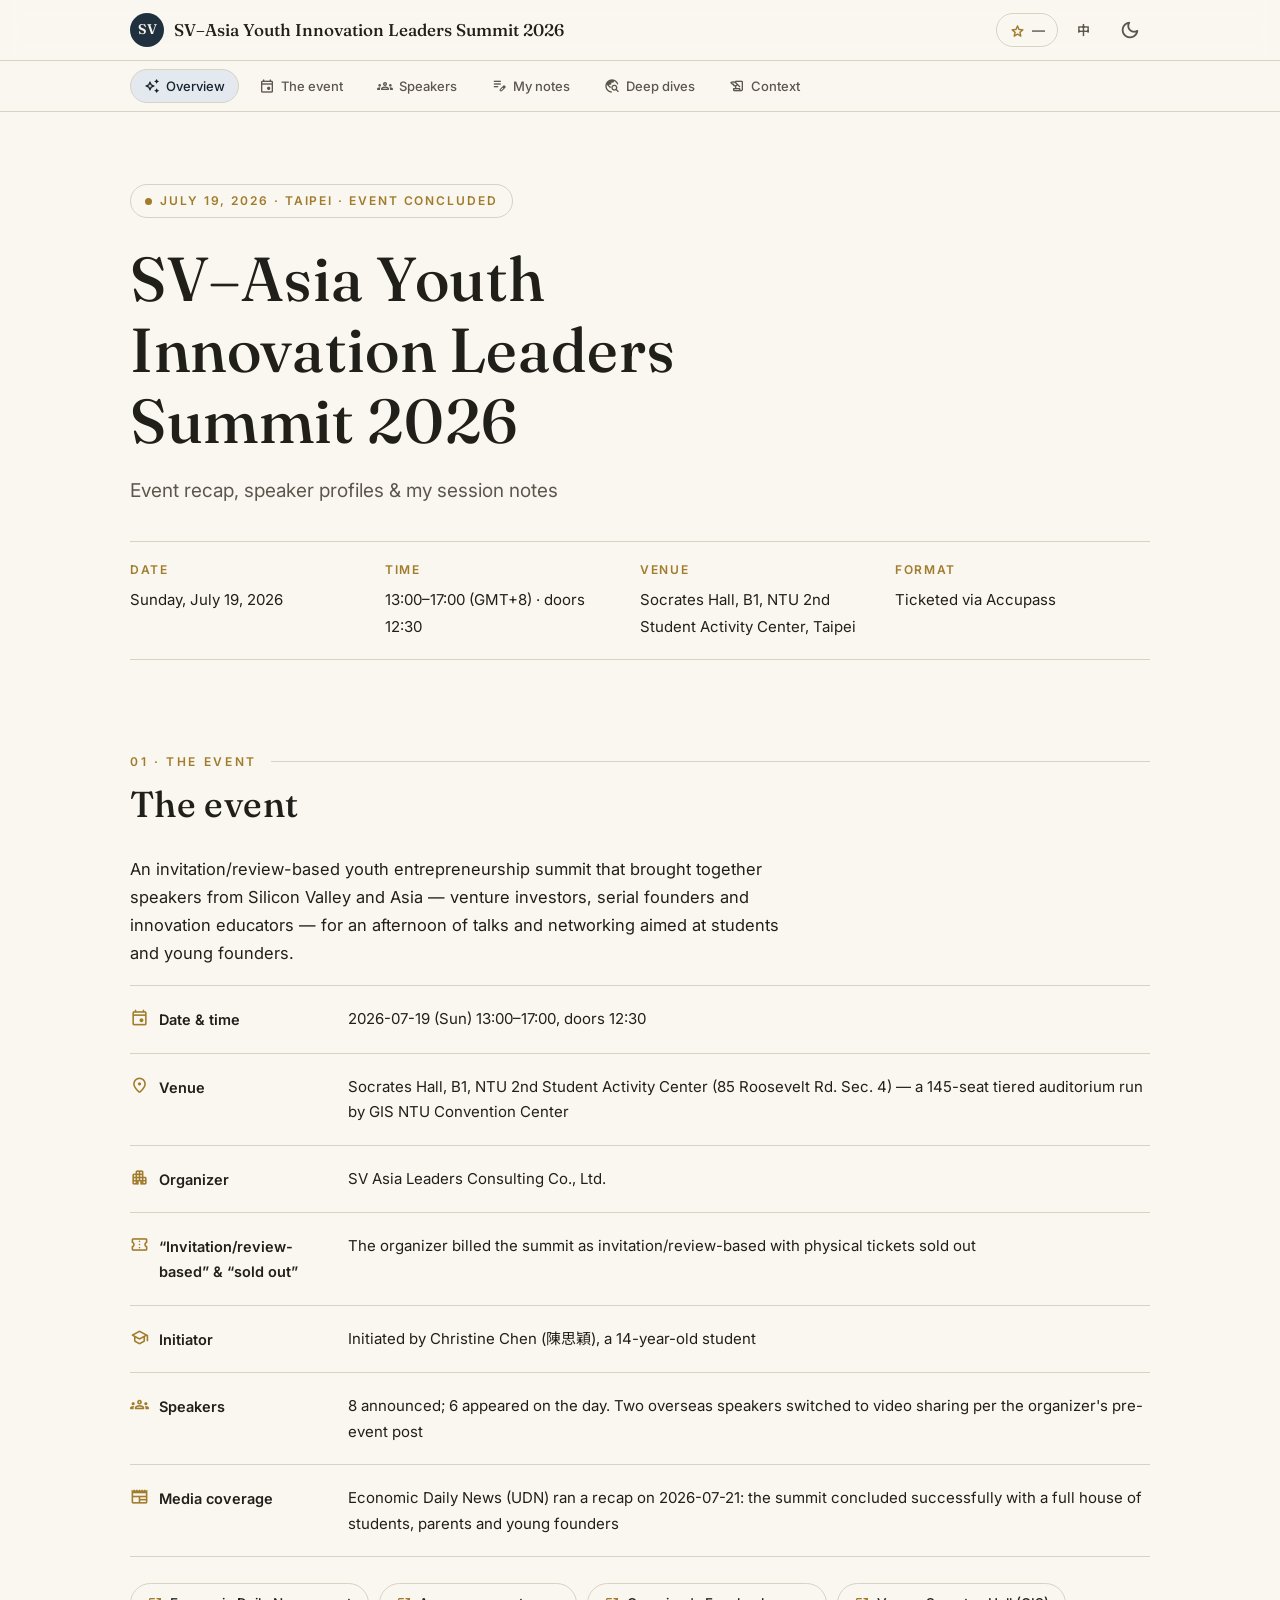
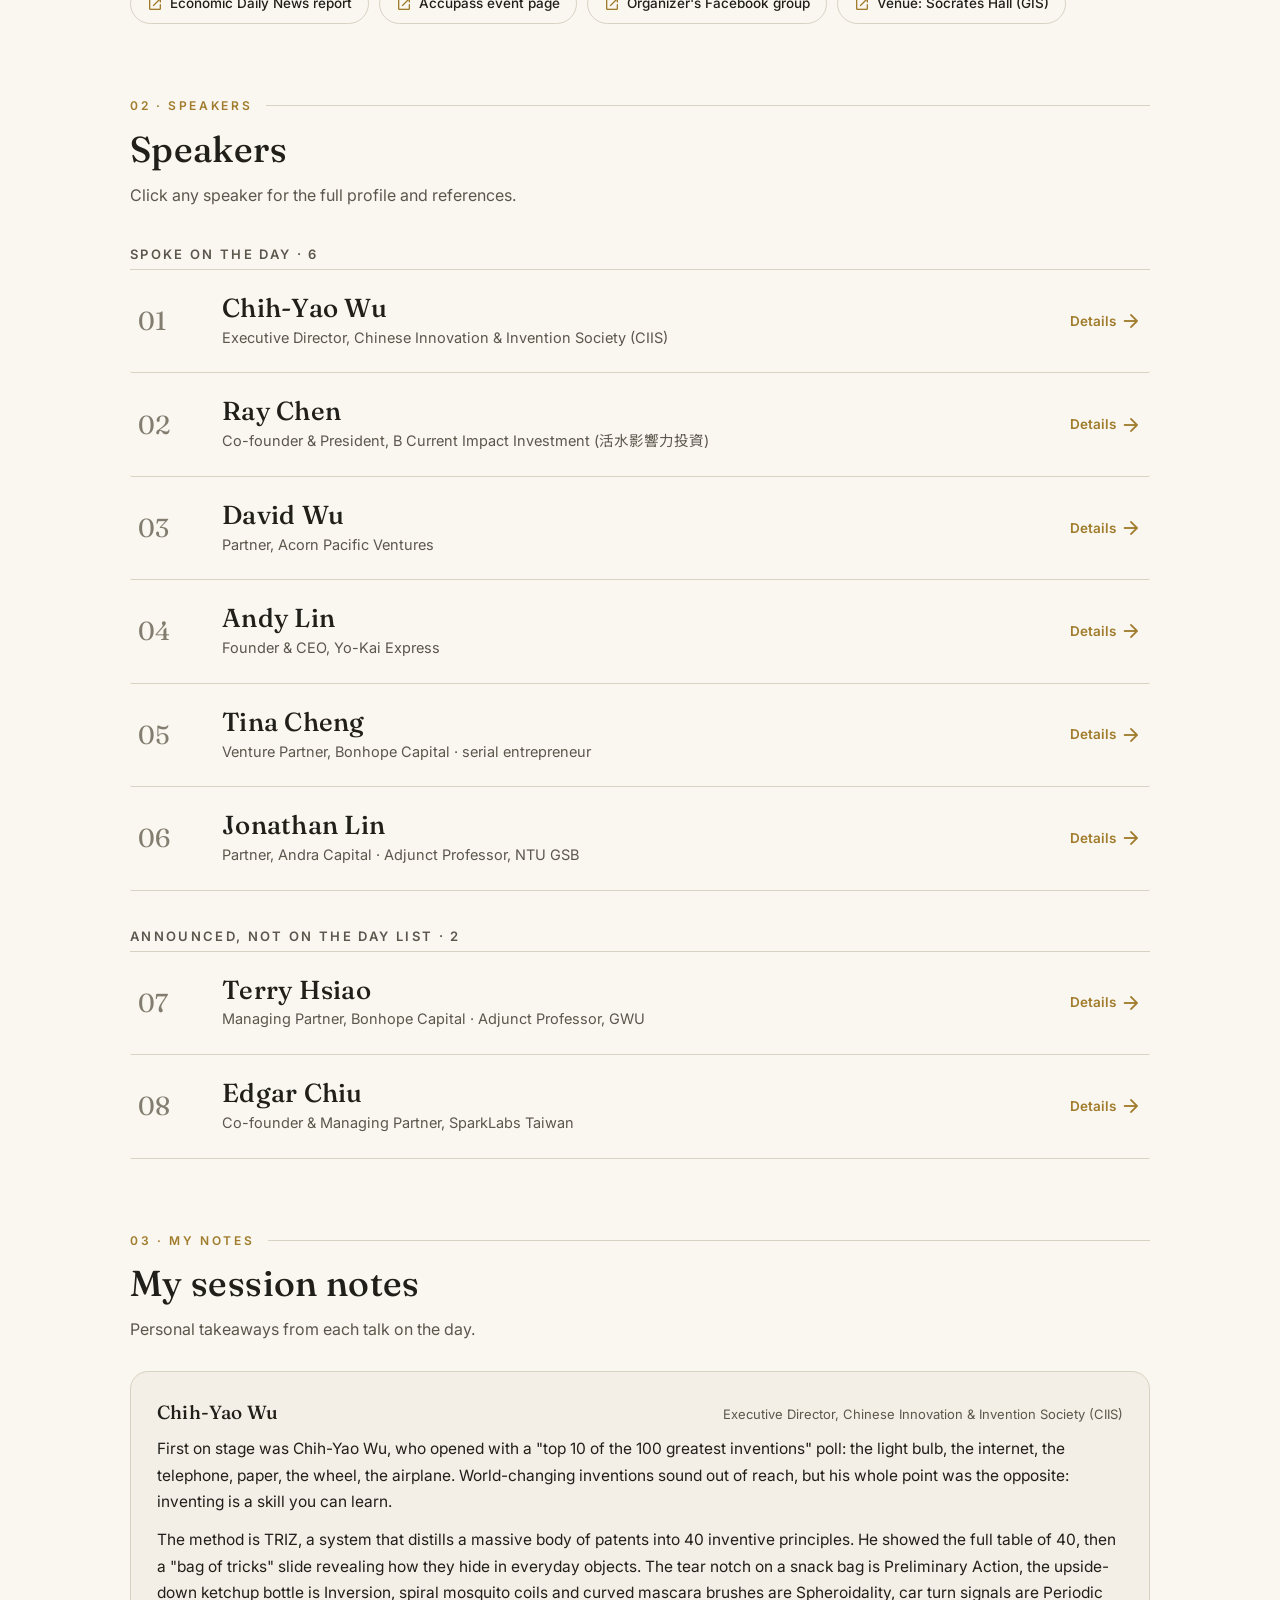
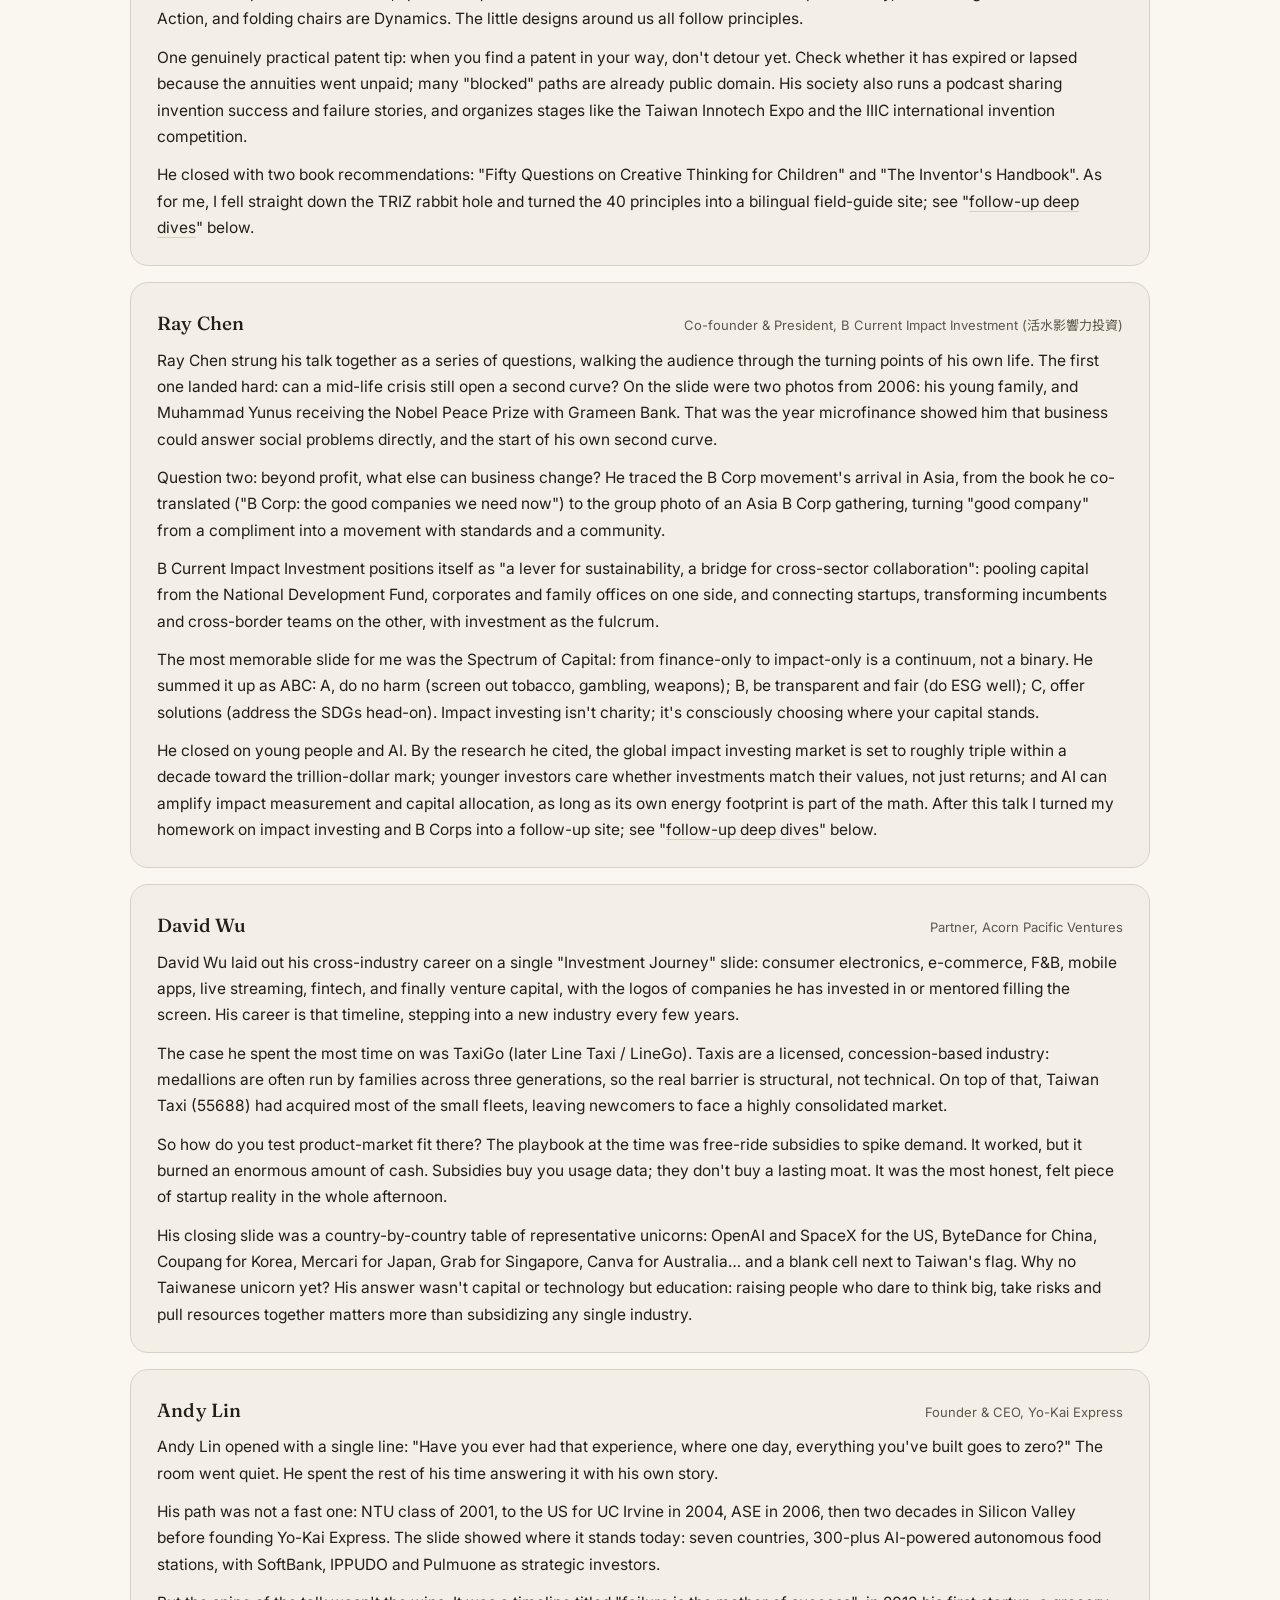
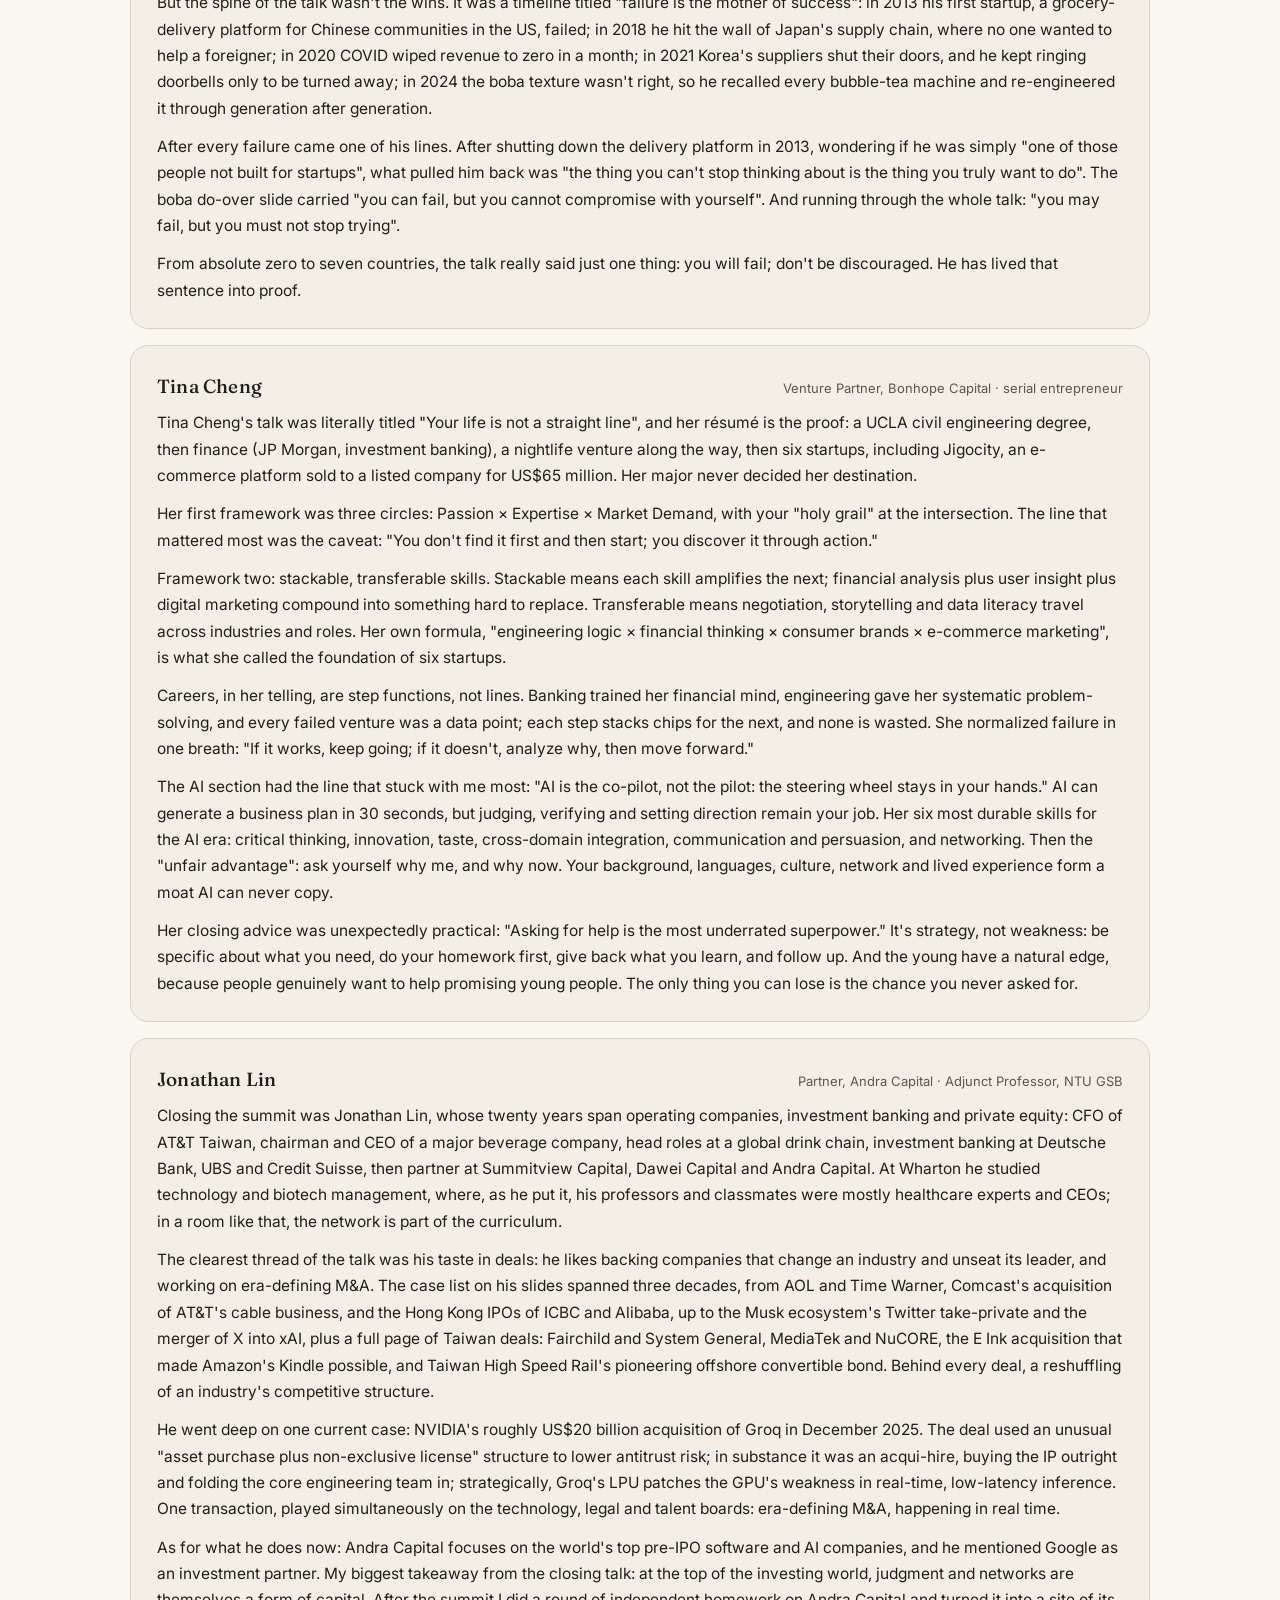
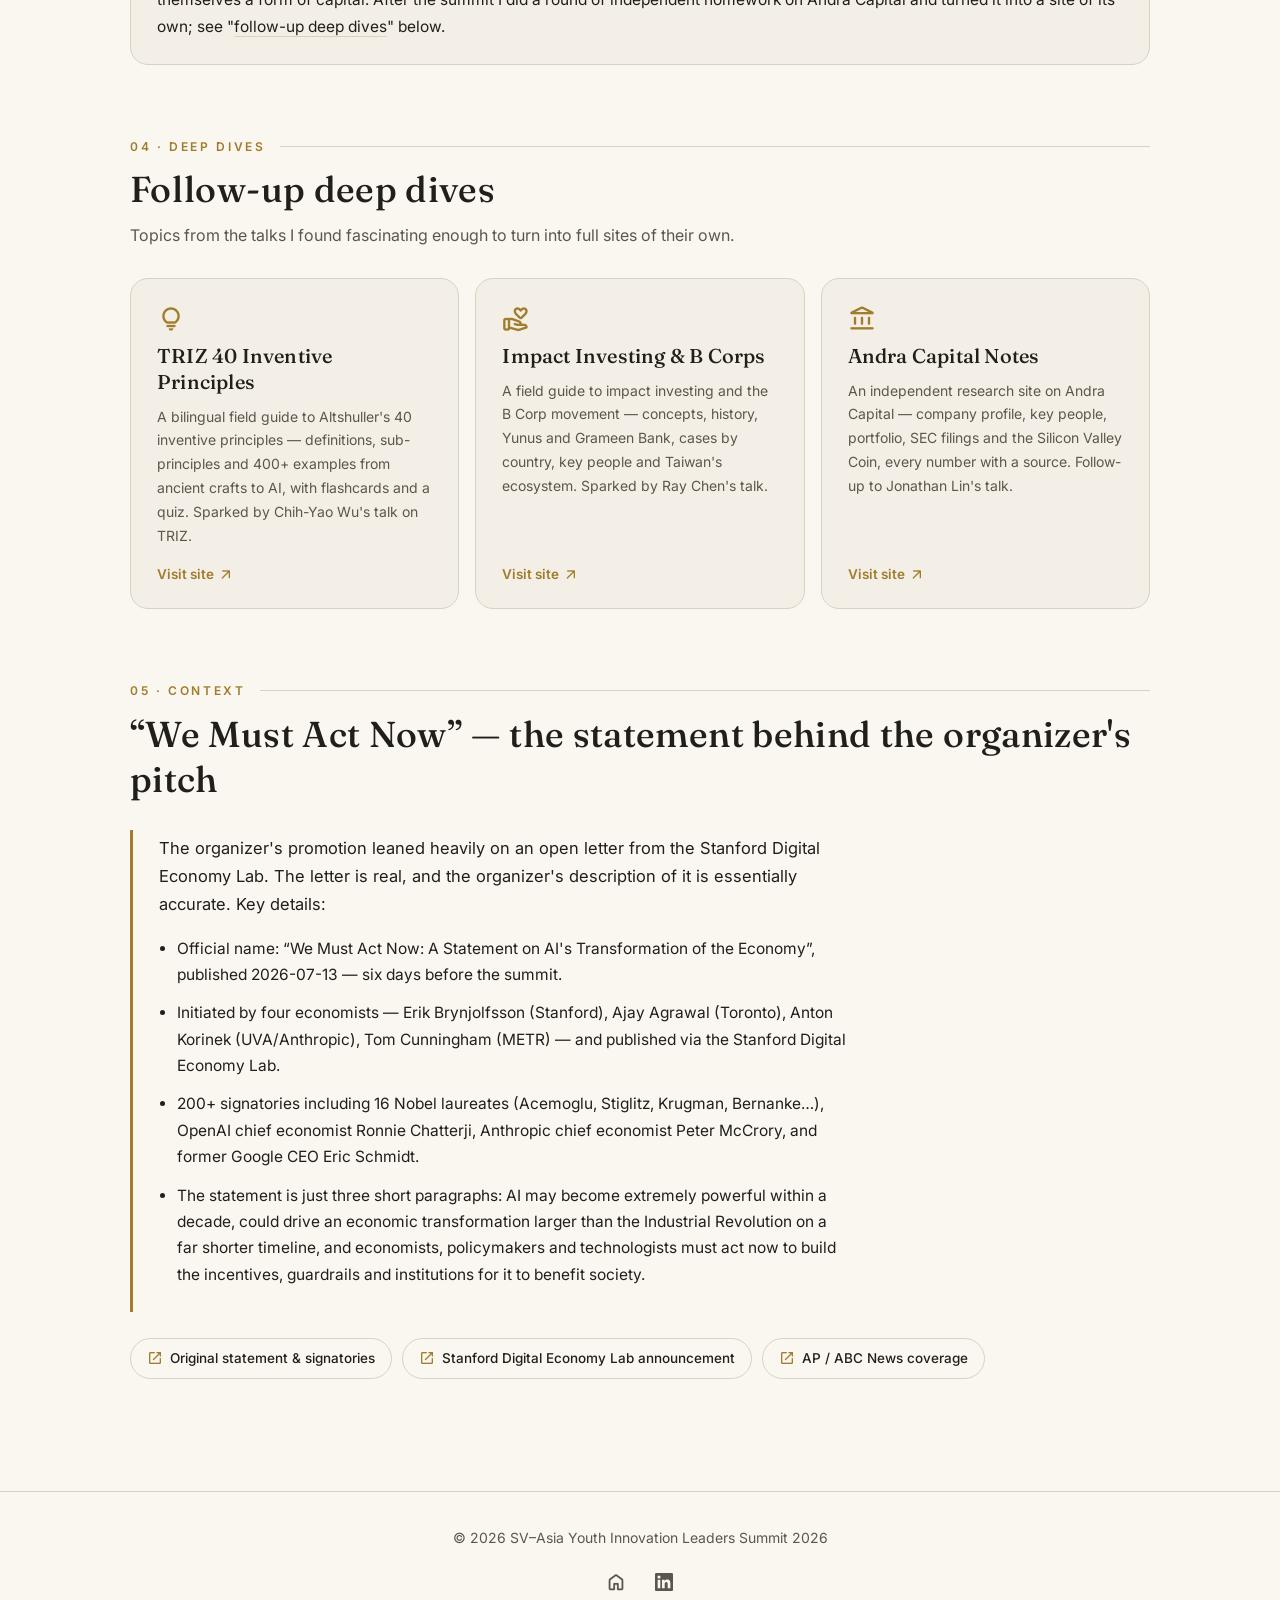
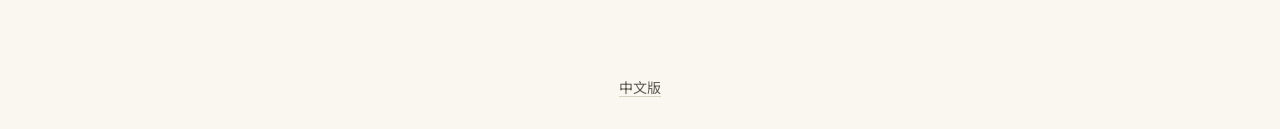
<file: index.html>
<!DOCTYPE html>
<html lang="en" data-theme="light">
<head>
  <meta charset="UTF-8" />
  <!-- Google tag (gtag.js) -->
  <script async src="https://www.googletagmanager.com/gtag/js?id=G-HKGCMZE6RH"></script>
  <script>
    window.dataLayer = window.dataLayer || [];
    function gtag(){dataLayer.push(arguments);}
    gtag('js', new Date());
    gtag('config', 'G-HKGCMZE6RH');
  </script>
  <meta name="viewport" content="width=device-width, initial-scale=1.0, viewport-fit=cover" />

  <title>SV–Asia Youth Innovation Leaders Summit 2026 · Recap</title>
  <meta name="description" content="A recap of the SV–Asia Youth Innovation Leaders Summit (2026-07-19, NTU, Taipei): event info, speaker profiles with references, session notes and follow-up deep dives." />
  <link rel="canonical" href="https://sv-asia-summit-2026.peteraim.com/" />
  <link rel="alternate" hreflang="en" href="https://sv-asia-summit-2026.peteraim.com/" />
  <link rel="alternate" hreflang="zh-Hant" href="https://sv-asia-summit-2026.peteraim.com/zh-Hant/" />
  <link rel="alternate" hreflang="x-default" href="https://sv-asia-summit-2026.peteraim.com/" />
  <meta name="theme-color" content="#20303f" />

  <!-- Open Graph -->
  <meta property="og:type" content="website" />
  <meta property="og:title" content="SV–Asia Youth Innovation Leaders Summit 2026 · Recap" />
  <meta property="og:description" content="Event info, speaker profiles with references, and session notes from the 2026-07-19 summit at NTU, Taipei." />
  <meta property="og:url" content="https://sv-asia-summit-2026.peteraim.com/" />

  <!-- Twitter -->
  <meta name="twitter:card" content="summary_large_image" />
  <meta name="twitter:title" content="SV–Asia Youth Innovation Leaders Summit 2026 · Recap" />
  <meta name="twitter:description" content="Event info, speaker profiles with references, and session notes." />

  <!-- JSON-LD -->
  <script type="application/ld+json">
  {
    "@context": "https://schema.org",
    "@graph": [
      {
        "@type": "WebSite",
        "name": "SV–Asia Youth Innovation Leaders Summit 2026 · Recap",
        "description": "Event info, speaker profiles with references, and session notes.",
        "url": "https://sv-asia-summit-2026.peteraim.com/"
      },
      {
        "@type": "Event",
        "name": "矽谷亞洲青年創新領袖峰會 (SV–Asia Youth Innovation Leaders Summit)",
        "startDate": "2026-07-19T13:00:00+08:00",
        "endDate": "2026-07-19T17:00:00+08:00",
        "eventStatus": "https://schema.org/EventScheduled",
        "location": {
          "@type": "Place",
          "name": "Socrates Hall, B1, NTU 2nd Student Activity Center",
          "address": "No. 85, Sec. 4, Roosevelt Rd., Taipei, Taiwan"
        }
      }
    ]
  }
  </script>

  <!-- Fonts + icons (CDN only) -->
  <link rel="preconnect" href="https://fonts.googleapis.com" />
  <link rel="preconnect" href="https://fonts.gstatic.com" crossorigin />
  <link href="https://fonts.googleapis.com/css2?family=Fraunces:opsz,wght@9..144,400;9..144,500;9..144,600&family=Noto+Serif+TC:wght@400;500;600&family=Inter:wght@400;500;600&family=Noto+Sans+TC:wght@400;500;700&display=swap" rel="stylesheet" />
  <link href="https://fonts.googleapis.com/css2?family=Material+Symbols+Rounded:opsz,wght,FILL,GRAD@24,400,0,0&display=swap" rel="stylesheet" />

  <link rel="stylesheet" href="assets/styles.css" />
  <meta property="og:image" content="https://sv-asia-summit-2026.peteraim.com/og-image.png">
  <meta property="og:image:width" content="1200">
  <meta property="og:image:height" content="630">
  <meta name="twitter:image" content="https://sv-asia-summit-2026.peteraim.com/og-image.png">
</head>
<body>
  <!-- App bar -->
  <header class="appbar">
    <div class="appbar__inner">
      <a class="brand" href="#top">
        <span class="brand__mark" aria-hidden="true">SV</span>
        <span class="brand__name" id="brandName">SV–Asia Summit 2026</span>
      </a>
      <div class="appbar__actions">
        <a class="gh-star" id="ghStar" href="https://github.com/tingwei161803/sv-asia-summit-2026"
           target="_blank" rel="noopener" data-repo="tingwei161803/sv-asia-summit-2026"
           aria-label="Star this project on GitHub">
          <span class="material-symbols-rounded">star</span>
          <span class="gh-star__count" id="ghStarCount">—</span>
        </a>
        <a class="icon-btn" id="langToggle" href="/zh-Hant/" rel="alternate" hreflang="zh-Hant"
           title="Language / 語言" aria-label="Switch language / 切換語言">
          <span class="icon-btn__txt" id="langLabel" lang="zh-Hant">中</span>
        </a>
        <button class="icon-btn" id="themeToggle" type="button"
                title="Theme" aria-label="Toggle theme / 切換主題">
          <span class="material-symbols-rounded" id="themeIcon">dark_mode</span>
        </button>
      </div>
    </div>
  </header>

  <!-- Sticky section nav -->
  <nav class="sectionnav" id="sectionNav" aria-label="Section navigation">
    <div class="sectionnav__inner" id="sectionNavInner"></div>
  </nav>

  <span id="top"></span>

  <main id="sections" aria-live="polite">
<div class="hero" id="overview"><span class="hero__status"><span class="dot" aria-hidden="true"></span>July 19, 2026 · Taipei · event concluded</span><h1>SV–Asia Youth Innovation Leaders Summit 2026</h1><p class="hero__sub">Event recap, speaker profiles &amp; my session notes</p><div class="hero__meta"><div class="hero__meta-item"><b>Date</b><span>Sunday, July 19, 2026</span></div><div class="hero__meta-item"><b>Time</b><span>13:00–17:00 (GMT+8) · doors 12:30</span></div><div class="hero__meta-item"><b>Venue</b><span>Socrates Hall, B1, NTU 2nd Student Activity Center, Taipei</span></div><div class="hero__meta-item"><b>Format</b><span>Ticketed via Accupass</span></div></div></div><section class="section" id="event"><header class="section-head"><div class="section-head__kicker">01 · The event</div><h2>The event</h2></header><div class="prose"><p>An invitation/review-based youth entrepreneurship summit that brought together speakers from Silicon Valley and Asia — venture investors, serial founders and innovation educators — for an afternoon of talks and networking aimed at students and young founders.</p></div><div class="factlist"><div class="fact" data-item=""><div class="fact__label"><span class="material-symbols-rounded" aria-hidden="true">event</span><span>Date &amp; time</span></div><div class="fact__value">2026-07-19 (Sun) 13:00–17:00, doors 12:30</div></div><div class="fact" data-item=""><div class="fact__label"><span class="material-symbols-rounded" aria-hidden="true">location_on</span><span>Venue</span></div><div class="fact__value">Socrates Hall, B1, NTU 2nd Student Activity Center (85 Roosevelt Rd. Sec. 4) — a 145-seat tiered auditorium run by GIS NTU Convention Center</div></div><div class="fact" data-item=""><div class="fact__label"><span class="material-symbols-rounded" aria-hidden="true">apartment</span><span>Organizer</span></div><div class="fact__value">SV Asia Leaders Consulting Co., Ltd.</div></div><div class="fact" data-item=""><div class="fact__label"><span class="material-symbols-rounded" aria-hidden="true">confirmation_number</span><span>“Invitation/review-based” &amp; “sold out”</span></div><div class="fact__value">The organizer billed the summit as invitation/review-based with physical tickets sold out</div></div><div class="fact" data-item=""><div class="fact__label"><span class="material-symbols-rounded" aria-hidden="true">school</span><span>Initiator</span></div><div class="fact__value">Initiated by Christine Chen (陳思穎), a 14-year-old student</div></div><div class="fact" data-item=""><div class="fact__label"><span class="material-symbols-rounded" aria-hidden="true">groups</span><span>Speakers</span></div><div class="fact__value">8 announced; 6 appeared on the day. Two overseas speakers switched to video sharing per the organizer's pre-event post</div></div><div class="fact" data-item=""><div class="fact__label"><span class="material-symbols-rounded" aria-hidden="true">newspaper</span><span>Media coverage</span></div><div class="fact__value">Economic Daily News (UDN) ran a recap on 2026-07-21: the summit concluded successfully with a full house of students, parents and young founders</div></div></div><div class="linkrow"><a class="linkchip" href="https://money.udn.com/money/story/5635/9639200" target="_blank" rel="noopener"><span class="material-symbols-rounded" aria-hidden="true">open_in_new</span>Economic Daily News report</a><a class="linkchip" href="https://www.accupass.com/event/2607111225301831786626" target="_blank" rel="noopener"><span class="material-symbols-rounded" aria-hidden="true">open_in_new</span>Accupass event page</a><a class="linkchip" href="https://www.facebook.com/groups/3905341733045087/" target="_blank" rel="noopener"><span class="material-symbols-rounded" aria-hidden="true">open_in_new</span>Organizer's Facebook group</a><a class="linkchip" href="https://www.meeting.com.tw/ntu/socrates.php" target="_blank" rel="noopener"><span class="material-symbols-rounded" aria-hidden="true">open_in_new</span>Venue: Socrates Hall (GIS)</a></div></section><section class="section" id="speakers"><header class="section-head"><div class="section-head__kicker">02 · Speakers</div><h2>Speakers</h2><p class="section-head__sub">Click any speaker for the full profile and references.</p></header><p class="speaker-group-label">Spoke on the day · 6</p><div class="speakers"><button class="speaker" type="button" data-item="" data-slug="chih-yao-wu" aria-haspopup="dialog" aria-label="Chih-Yao Wu"><span class="speaker__num" aria-hidden="true">01</span><span><span class="speaker__name serif">Chih-Yao Wu</span><p class="speaker__role">Executive Director, Chinese Innovation &amp; Invention Society (CIIS)</p></span><span class="speaker__cta">Details<span class="material-symbols-rounded" aria-hidden="true">arrow_forward</span></span></button><button class="speaker" type="button" data-item="" data-slug="ray-chen" aria-haspopup="dialog" aria-label="Ray Chen"><span class="speaker__num" aria-hidden="true">02</span><span><span class="speaker__name serif">Ray Chen</span><p class="speaker__role">Co-founder &amp; President, B Current Impact Investment (活水影響力投資)</p></span><span class="speaker__cta">Details<span class="material-symbols-rounded" aria-hidden="true">arrow_forward</span></span></button><button class="speaker" type="button" data-item="" data-slug="david-wu" aria-haspopup="dialog" aria-label="David Wu"><span class="speaker__num" aria-hidden="true">03</span><span><span class="speaker__name serif">David Wu</span><p class="speaker__role">Partner, Acorn Pacific Ventures</p></span><span class="speaker__cta">Details<span class="material-symbols-rounded" aria-hidden="true">arrow_forward</span></span></button><button class="speaker" type="button" data-item="" data-slug="andy-lin" aria-haspopup="dialog" aria-label="Andy Lin"><span class="speaker__num" aria-hidden="true">04</span><span><span class="speaker__name serif">Andy Lin</span><p class="speaker__role">Founder &amp; CEO, Yo-Kai Express</p></span><span class="speaker__cta">Details<span class="material-symbols-rounded" aria-hidden="true">arrow_forward</span></span></button><button class="speaker" type="button" data-item="" data-slug="tina-cheng" aria-haspopup="dialog" aria-label="Tina Cheng"><span class="speaker__num" aria-hidden="true">05</span><span><span class="speaker__name serif">Tina Cheng</span><p class="speaker__role">Venture Partner, Bonhope Capital · serial entrepreneur</p></span><span class="speaker__cta">Details<span class="material-symbols-rounded" aria-hidden="true">arrow_forward</span></span></button><button class="speaker" type="button" data-item="" data-slug="jonathan-lin" aria-haspopup="dialog" aria-label="Jonathan Lin"><span class="speaker__num" aria-hidden="true">06</span><span><span class="speaker__name serif">Jonathan Lin</span><p class="speaker__role">Partner, Andra Capital · Adjunct Professor, NTU GSB</p></span><span class="speaker__cta">Details<span class="material-symbols-rounded" aria-hidden="true">arrow_forward</span></span></button></div><p class="speaker-group-label">Announced, not on the day list · 2</p><div class="speakers"><button class="speaker" type="button" data-item="" data-slug="terry-hsiao" aria-haspopup="dialog" aria-label="Terry Hsiao"><span class="speaker__num" aria-hidden="true">07</span><span><span class="speaker__name serif">Terry Hsiao</span><p class="speaker__role">Managing Partner, Bonhope Capital · Adjunct Professor, GWU</p></span><span class="speaker__cta">Details<span class="material-symbols-rounded" aria-hidden="true">arrow_forward</span></span></button><button class="speaker" type="button" data-item="" data-slug="edgar-chiu" aria-haspopup="dialog" aria-label="Edgar Chiu"><span class="speaker__num" aria-hidden="true">08</span><span><span class="speaker__name serif">Edgar Chiu</span><p class="speaker__role">Co-founder &amp; Managing Partner, SparkLabs Taiwan</p></span><span class="speaker__cta">Details<span class="material-symbols-rounded" aria-hidden="true">arrow_forward</span></span></button></div></section><section class="section" id="notes"><header class="section-head"><div class="section-head__kicker">03 · My notes</div><h2>My session notes</h2><p class="section-head__sub">Personal takeaways from each talk on the day.</p></header><div class="notes"><article class="note" data-item=""><div class="note__head"><h3 class="note__title">Chih-Yao Wu</h3><span class="note__speaker-role">Executive Director, Chinese Innovation &amp; Invention Society (CIIS)</span></div><div class="note__body"><p>First on stage was Chih-Yao Wu, who opened with a "top 10 of the 100 greatest inventions" poll: the light bulb, the internet, the telephone, paper, the wheel, the airplane. World-changing inventions sound out of reach, but his whole point was the opposite: inventing is a skill you can learn.</p><p>The method is TRIZ, a system that distills a massive body of patents into 40 inventive principles. He showed the full table of 40, then a "bag of tricks" slide revealing how they hide in everyday objects. The tear notch on a snack bag is Preliminary Action, the upside-down ketchup bottle is Inversion, spiral mosquito coils and curved mascara brushes are Spheroidality, car turn signals are Periodic Action, and folding chairs are Dynamics. The little designs around us all follow principles.</p><p>One genuinely practical patent tip: when you find a patent in your way, don't detour yet. Check whether it has expired or lapsed because the annuities went unpaid; many "blocked" paths are already public domain. His society also runs a podcast sharing invention success and failure stories, and organizes stages like the Taiwan Innotech Expo and the IIIC international invention competition.</p><p>He closed with two book recommendations: "Fifty Questions on Creative Thinking for Children" and "The Inventor's Handbook". As for me, I fell straight down the TRIZ rabbit hole and turned the 40 principles into a bilingual field-guide site; see "<a href="#extras">follow-up deep dives</a>" below.</p></div></article><article class="note" data-item=""><div class="note__head"><h3 class="note__title">Ray Chen</h3><span class="note__speaker-role">Co-founder &amp; President, B Current Impact Investment (活水影響力投資)</span></div><div class="note__body"><p>Ray Chen strung his talk together as a series of questions, walking the audience through the turning points of his own life. The first one landed hard: can a mid-life crisis still open a second curve? On the slide were two photos from 2006: his young family, and Muhammad Yunus receiving the Nobel Peace Prize with Grameen Bank. That was the year microfinance showed him that business could answer social problems directly, and the start of his own second curve.</p><p>Question two: beyond profit, what else can business change? He traced the B Corp movement's arrival in Asia, from the book he co-translated ("B Corp: the good companies we need now") to the group photo of an Asia B Corp gathering, turning "good company" from a compliment into a movement with standards and a community.</p><p>B Current Impact Investment positions itself as "a lever for sustainability, a bridge for cross-sector collaboration": pooling capital from the National Development Fund, corporates and family offices on one side, and connecting startups, transforming incumbents and cross-border teams on the other, with investment as the fulcrum.</p><p>The most memorable slide for me was the Spectrum of Capital: from finance-only to impact-only is a continuum, not a binary. He summed it up as ABC: A, do no harm (screen out tobacco, gambling, weapons); B, be transparent and fair (do ESG well); C, offer solutions (address the SDGs head-on). Impact investing isn't charity; it's consciously choosing where your capital stands.</p><p>He closed on young people and AI. By the research he cited, the global impact investing market is set to roughly triple within a decade toward the trillion-dollar mark; younger investors care whether investments match their values, not just returns; and AI can amplify impact measurement and capital allocation, as long as its own energy footprint is part of the math. After this talk I turned my homework on impact investing and B Corps into a follow-up site; see "<a href="#extras">follow-up deep dives</a>" below.</p></div></article><article class="note" data-item=""><div class="note__head"><h3 class="note__title">David Wu</h3><span class="note__speaker-role">Partner, Acorn Pacific Ventures</span></div><div class="note__body"><p>David Wu laid out his cross-industry career on a single "Investment Journey" slide: consumer electronics, e-commerce, F&amp;B, mobile apps, live streaming, fintech, and finally venture capital, with the logos of companies he has invested in or mentored filling the screen. His career is that timeline, stepping into a new industry every few years.</p><p>The case he spent the most time on was TaxiGo (later Line Taxi / LineGo). Taxis are a licensed, concession-based industry: medallions are often run by families across three generations, so the real barrier is structural, not technical. On top of that, Taiwan Taxi (55688) had acquired most of the small fleets, leaving newcomers to face a highly consolidated market.</p><p>So how do you test product-market fit there? The playbook at the time was free-ride subsidies to spike demand. It worked, but it burned an enormous amount of cash. Subsidies buy you usage data; they don't buy a lasting moat. It was the most honest, felt piece of startup reality in the whole afternoon.</p><p>His closing slide was a country-by-country table of representative unicorns: OpenAI and SpaceX for the US, ByteDance for China, Coupang for Korea, Mercari for Japan, Grab for Singapore, Canva for Australia… and a blank cell next to Taiwan's flag. Why no Taiwanese unicorn yet? His answer wasn't capital or technology but education: raising people who dare to think big, take risks and pull resources together matters more than subsidizing any single industry.</p></div></article><article class="note" data-item=""><div class="note__head"><h3 class="note__title">Andy Lin</h3><span class="note__speaker-role">Founder &amp; CEO, Yo-Kai Express</span></div><div class="note__body"><p>Andy Lin opened with a single line: "Have you ever had that experience, where one day, everything you've built goes to zero?" The room went quiet. He spent the rest of his time answering it with his own story.</p><p>His path was not a fast one: NTU class of 2001, to the US for UC Irvine in 2004, ASE in 2006, then two decades in Silicon Valley before founding Yo-Kai Express. The slide showed where it stands today: seven countries, 300-plus AI-powered autonomous food stations, with SoftBank, IPPUDO and Pulmuone as strategic investors.</p><p>But the spine of the talk wasn't the wins. It was a timeline titled "failure is the mother of success": in 2013 his first startup, a grocery-delivery platform for Chinese communities in the US, failed; in 2018 he hit the wall of Japan's supply chain, where no one wanted to help a foreigner; in 2020 COVID wiped revenue to zero in a month; in 2021 Korea's suppliers shut their doors, and he kept ringing doorbells only to be turned away; in 2024 the boba texture wasn't right, so he recalled every bubble-tea machine and re-engineered it through generation after generation.</p><p>After every failure came one of his lines. After shutting down the delivery platform in 2013, wondering if he was simply "one of those people not built for startups", what pulled him back was "the thing you can't stop thinking about is the thing you truly want to do". The boba do-over slide carried "you can fail, but you cannot compromise with yourself". And running through the whole talk: "you may fail, but you must not stop trying".</p><p>From absolute zero to seven countries, the talk really said just one thing: you will fail; don't be discouraged. He has lived that sentence into proof.</p></div></article><article class="note" data-item=""><div class="note__head"><h3 class="note__title">Tina Cheng</h3><span class="note__speaker-role">Venture Partner, Bonhope Capital · serial entrepreneur</span></div><div class="note__body"><p>Tina Cheng's talk was literally titled "Your life is not a straight line", and her résumé is the proof: a UCLA civil engineering degree, then finance (JP Morgan, investment banking), a nightlife venture along the way, then six startups, including Jigocity, an e-commerce platform sold to a listed company for US$65 million. Her major never decided her destination.</p><p>Her first framework was three circles: Passion × Expertise × Market Demand, with your "holy grail" at the intersection. The line that mattered most was the caveat: "You don't find it first and then start; you discover it through action."</p><p>Framework two: stackable, transferable skills. Stackable means each skill amplifies the next; financial analysis plus user insight plus digital marketing compound into something hard to replace. Transferable means negotiation, storytelling and data literacy travel across industries and roles. Her own formula, "engineering logic × financial thinking × consumer brands × e-commerce marketing", is what she called the foundation of six startups.</p><p>Careers, in her telling, are step functions, not lines. Banking trained her financial mind, engineering gave her systematic problem-solving, and every failed venture was a data point; each step stacks chips for the next, and none is wasted. She normalized failure in one breath: "If it works, keep going; if it doesn't, analyze why, then move forward."</p><p>The AI section had the line that stuck with me most: "AI is the co-pilot, not the pilot: the steering wheel stays in your hands." AI can generate a business plan in 30 seconds, but judging, verifying and setting direction remain your job. Her six most durable skills for the AI era: critical thinking, innovation, taste, cross-domain integration, communication and persuasion, and networking. Then the "unfair advantage": ask yourself why me, and why now. Your background, languages, culture, network and lived experience form a moat AI can never copy.</p><p>Her closing advice was unexpectedly practical: "Asking for help is the most underrated superpower." It's strategy, not weakness: be specific about what you need, do your homework first, give back what you learn, and follow up. And the young have a natural edge, because people genuinely want to help promising young people. The only thing you can lose is the chance you never asked for.</p></div></article><article class="note" data-item=""><div class="note__head"><h3 class="note__title">Jonathan Lin</h3><span class="note__speaker-role">Partner, Andra Capital · Adjunct Professor, NTU GSB</span></div><div class="note__body"><p>Closing the summit was Jonathan Lin, whose twenty years span operating companies, investment banking and private equity: CFO of AT&amp;T Taiwan, chairman and CEO of a major beverage company, head roles at a global drink chain, investment banking at Deutsche Bank, UBS and Credit Suisse, then partner at Summitview Capital, Dawei Capital and Andra Capital. At Wharton he studied technology and biotech management, where, as he put it, his professors and classmates were mostly healthcare experts and CEOs; in a room like that, the network is part of the curriculum.</p><p>The clearest thread of the talk was his taste in deals: he likes backing companies that change an industry and unseat its leader, and working on era-defining M&amp;A. The case list on his slides spanned three decades, from AOL and Time Warner, Comcast's acquisition of AT&amp;T's cable business, and the Hong Kong IPOs of ICBC and Alibaba, up to the Musk ecosystem's Twitter take-private and the merger of X into xAI, plus a full page of Taiwan deals: Fairchild and System General, MediaTek and NuCORE, the E Ink acquisition that made Amazon's Kindle possible, and Taiwan High Speed Rail's pioneering offshore convertible bond. Behind every deal, a reshuffling of an industry's competitive structure.</p><p>He went deep on one current case: NVIDIA's roughly US$20 billion acquisition of Groq in December 2025. The deal used an unusual "asset purchase plus non-exclusive license" structure to lower antitrust risk; in substance it was an acqui-hire, buying the IP outright and folding the core engineering team in; strategically, Groq's LPU patches the GPU's weakness in real-time, low-latency inference. One transaction, played simultaneously on the technology, legal and talent boards: era-defining M&amp;A, happening in real time.</p><p>As for what he does now: Andra Capital focuses on the world's top pre-IPO software and AI companies, and he mentioned Google as an investment partner. My biggest takeaway from the closing talk: at the top of the investing world, judgment and networks are themselves a form of capital. After the summit I did a round of independent homework on Andra Capital and turned it into a site of its own; see "<a href="#extras">follow-up deep dives</a>" below.</p></div></article></div></section><section class="section" id="extras"><header class="section-head"><div class="section-head__kicker">04 · Deep dives</div><h2>Follow-up deep dives</h2><p class="section-head__sub">Topics from the talks I found fascinating enough to turn into full sites of their own.</p></header><div class="extras"><a class="extra-card" data-item="" href="https://triz-40.peteraim.com/" target="_blank" rel="noopener"><span class="extra-card__icon material-symbols-rounded" aria-hidden="true">lightbulb</span><span class="extra-card__title serif">TRIZ 40 Inventive Principles</span><span class="extra-card__desc">A bilingual field guide to Altshuller's 40 inventive principles — definitions, sub-principles and 400+ examples from ancient crafts to AI, with flashcards and a quiz. Sparked by Chih-Yao Wu's talk on TRIZ.</span><span class="extra-card__cta">Visit site<span class="material-symbols-rounded" aria-hidden="true">arrow_outward</span></span></a><a class="extra-card" data-item="" href="https://impact-investing.peteraim.com/" target="_blank" rel="noopener"><span class="extra-card__icon material-symbols-rounded" aria-hidden="true">volunteer_activism</span><span class="extra-card__title serif">Impact Investing &amp; B Corps</span><span class="extra-card__desc">A field guide to impact investing and the B Corp movement — concepts, history, Yunus and Grameen Bank, cases by country, key people and Taiwan's ecosystem. Sparked by Ray Chen's talk.</span><span class="extra-card__cta">Visit site<span class="material-symbols-rounded" aria-hidden="true">arrow_outward</span></span></a><a class="extra-card" data-item="" href="https://andra-capital.peteraim.com/" target="_blank" rel="noopener"><span class="extra-card__icon material-symbols-rounded" aria-hidden="true">account_balance</span><span class="extra-card__title serif">Andra Capital Notes</span><span class="extra-card__desc">An independent research site on Andra Capital — company profile, key people, portfolio, SEC filings and the Silicon Valley Coin, every number with a source. Follow-up to Jonathan Lin's talk.</span><span class="extra-card__cta">Visit site<span class="material-symbols-rounded" aria-hidden="true">arrow_outward</span></span></a></div></section><section class="section" id="context"><header class="section-head"><div class="section-head__kicker">05 · Context</div><h2>“We Must Act Now” — the statement behind the organizer's pitch</h2></header><div class="letter" data-item=""><p class="letter__intro">The organizer's promotion leaned heavily on an open letter from the Stanford Digital Economy Lab. The letter is real, and the organizer's description of it is essentially accurate. Key details:</p><ul><li>Official name: “We Must Act Now: A Statement on AI's Transformation of the Economy”, published 2026-07-13 — six days before the summit.</li><li>Initiated by four economists — Erik Brynjolfsson (Stanford), Ajay Agrawal (Toronto), Anton Korinek (UVA/Anthropic), Tom Cunningham (METR) — and published via the Stanford Digital Economy Lab.</li><li>200+ signatories including 16 Nobel laureates (Acemoglu, Stiglitz, Krugman, Bernanke…), OpenAI chief economist Ronnie Chatterji, Anthropic chief economist Peter McCrory, and former Google CEO Eric Schmidt.</li><li>The statement is just three short paragraphs: AI may become extremely powerful within a decade, could drive an economic transformation larger than the Industrial Revolution on a far shorter timeline, and economists, policymakers and technologists must act now to build the incentives, guardrails and institutions for it to benefit society.</li></ul></div><div class="linkrow"><a class="linkchip" href="https://wemustactnow.ai/" target="_blank" rel="noopener"><span class="material-symbols-rounded" aria-hidden="true">open_in_new</span>Original statement &amp; signatories</a><a class="linkchip" href="https://digitaleconomy.stanford.edu/news/wemustactnow/" target="_blank" rel="noopener"><span class="material-symbols-rounded" aria-hidden="true">open_in_new</span>Stanford Digital Economy Lab announcement</a><a class="linkchip" href="https://abcnews.com/Technology/wireStory/hundreds-economists-act-now-ais-economic-impact-job-134719082" target="_blank" rel="noopener"><span class="material-symbols-rounded" aria-hidden="true">open_in_new</span>AP / ABC News coverage</a></div></section>
</main>

  <!-- Speaker detail dialog -->
  <dialog class="dialog" id="dialog" aria-labelledby="dialogTitle">
    <div class="dialog__bar">
      <span class="dialog__spacer"></span>
      <button class="icon-btn" id="dialogClose" type="button" aria-label="Close / 關閉">
        <span class="material-symbols-rounded">close</span>
      </button>
    </div>
    <div class="dialog__body" id="dialogBody"></div>
  </dialog>

  <!-- Footer -->
  <footer class="footer">
    <p id="footerText">©</p>
    <div class="footer__links">
      <a class="icon-btn footer__link" href="https://www.peteraim.com" target="_blank" rel="noopener" title="Home" aria-label="Back to peteraim.com / 返回首頁">
        <span class="material-symbols-rounded">home</span>
      </a>
      <a class="icon-btn footer__link" href="https://www.linkedin.com/in/ai-med/" target="_blank" rel="noopener" title="LinkedIn" aria-label="LinkedIn (opens in new tab)">
        <svg viewBox="0 0 24 24" width="18" height="18" fill="currentColor" aria-hidden="true"><path d="M20.45 20.45h-3.55v-5.57c0-1.33-.02-3.04-1.85-3.04-1.85 0-2.13 1.45-2.13 2.94v5.67H9.36V9h3.41v1.56h.05c.47-.9 1.63-1.85 3.36-1.85 3.6 0 4.27 2.37 4.27 5.45v6.29zM5.34 7.43a2.06 2.06 0 1 1 0-4.12 2.06 2.06 0 0 1 0 4.12zM7.12 20.45H3.56V9h3.56v11.45zM22.22 0H1.77C.79 0 0 .77 0 1.72v20.56C0 23.23.79 24 1.77 24h20.45c.98 0 1.78-.77 1.78-1.72V1.72C24 .77 23.2 0 22.22 0z"/></svg>
      </a>
    </div>
  </footer>

  <!-- Scripts: data first -->
  <script src="data/data.js"></script>
  <script src="assets/app.js"></script>
<p class="lang-alt-link" style="text-align:center;padding:12px;"><a href="/zh-Hant/" hreflang="zh-Hant" rel="alternate" lang="zh-Hant">中文版</a></p>
</body>
</html>
</file>
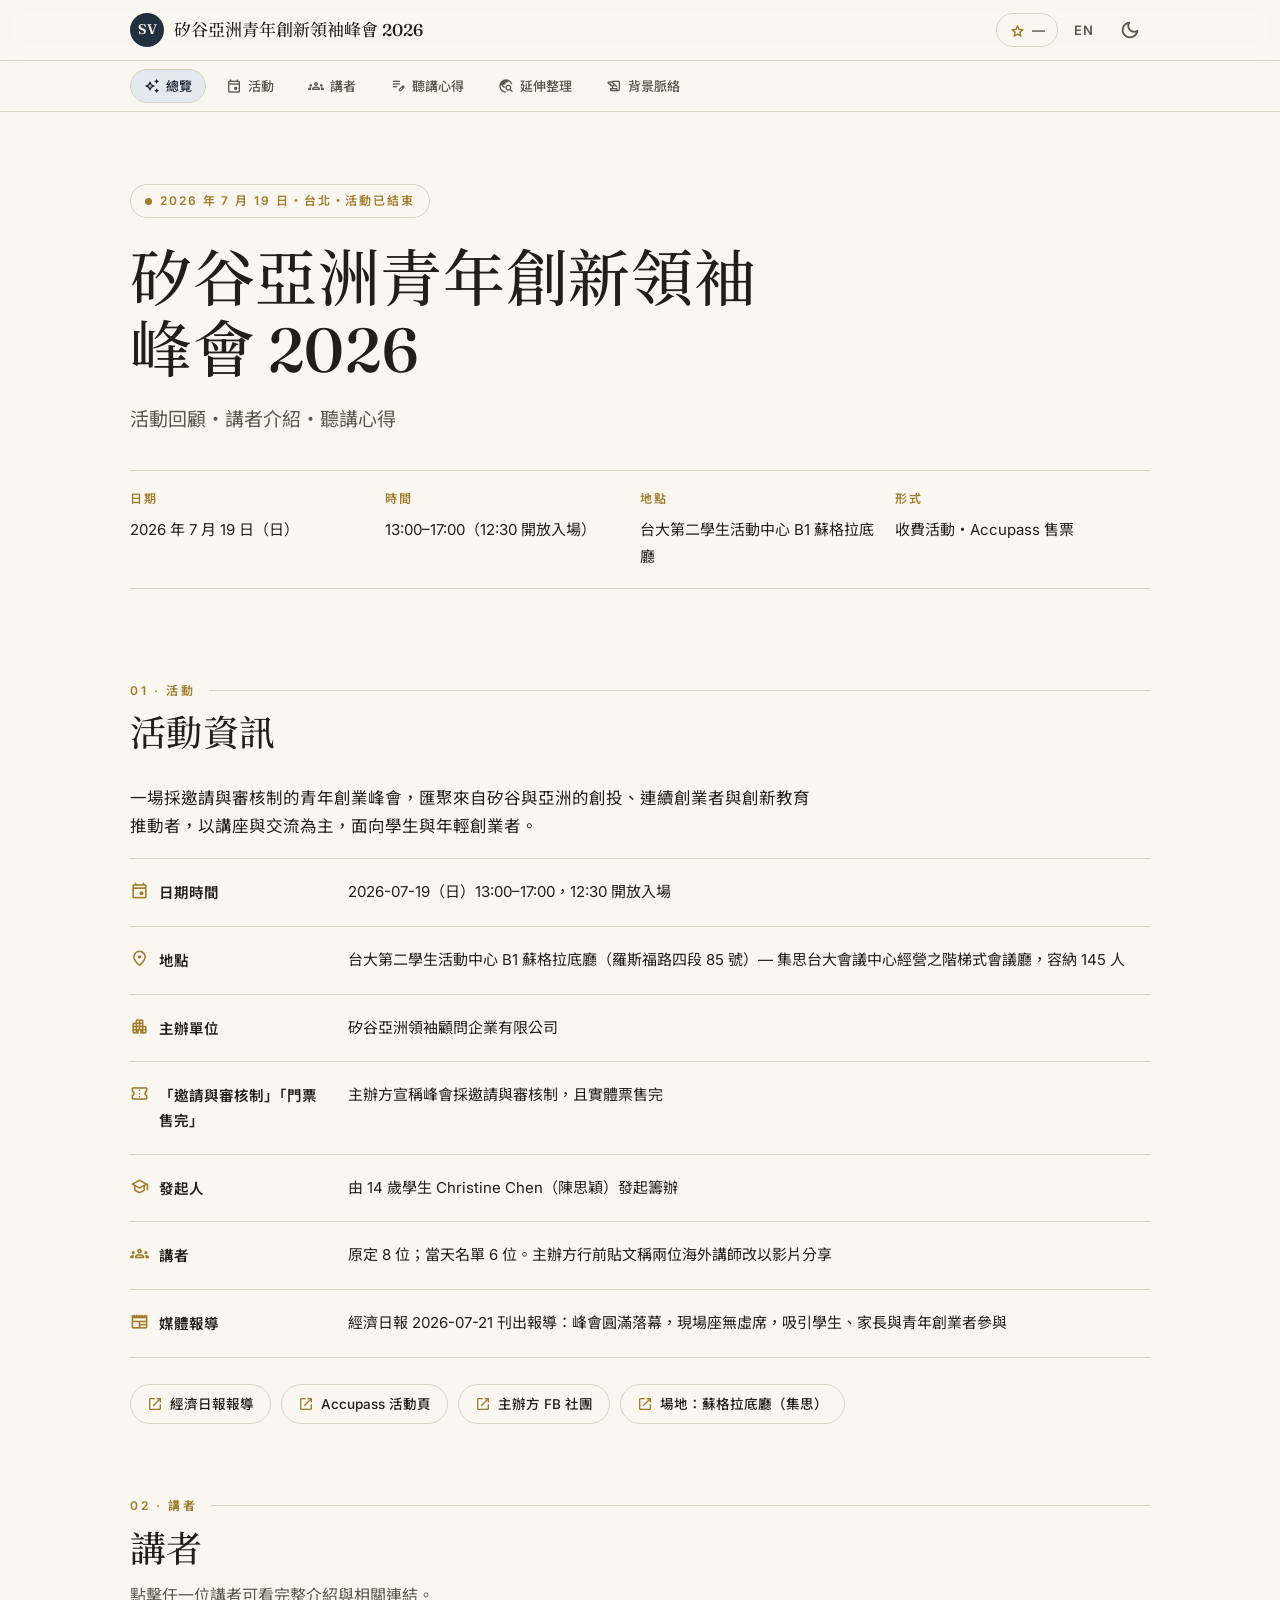
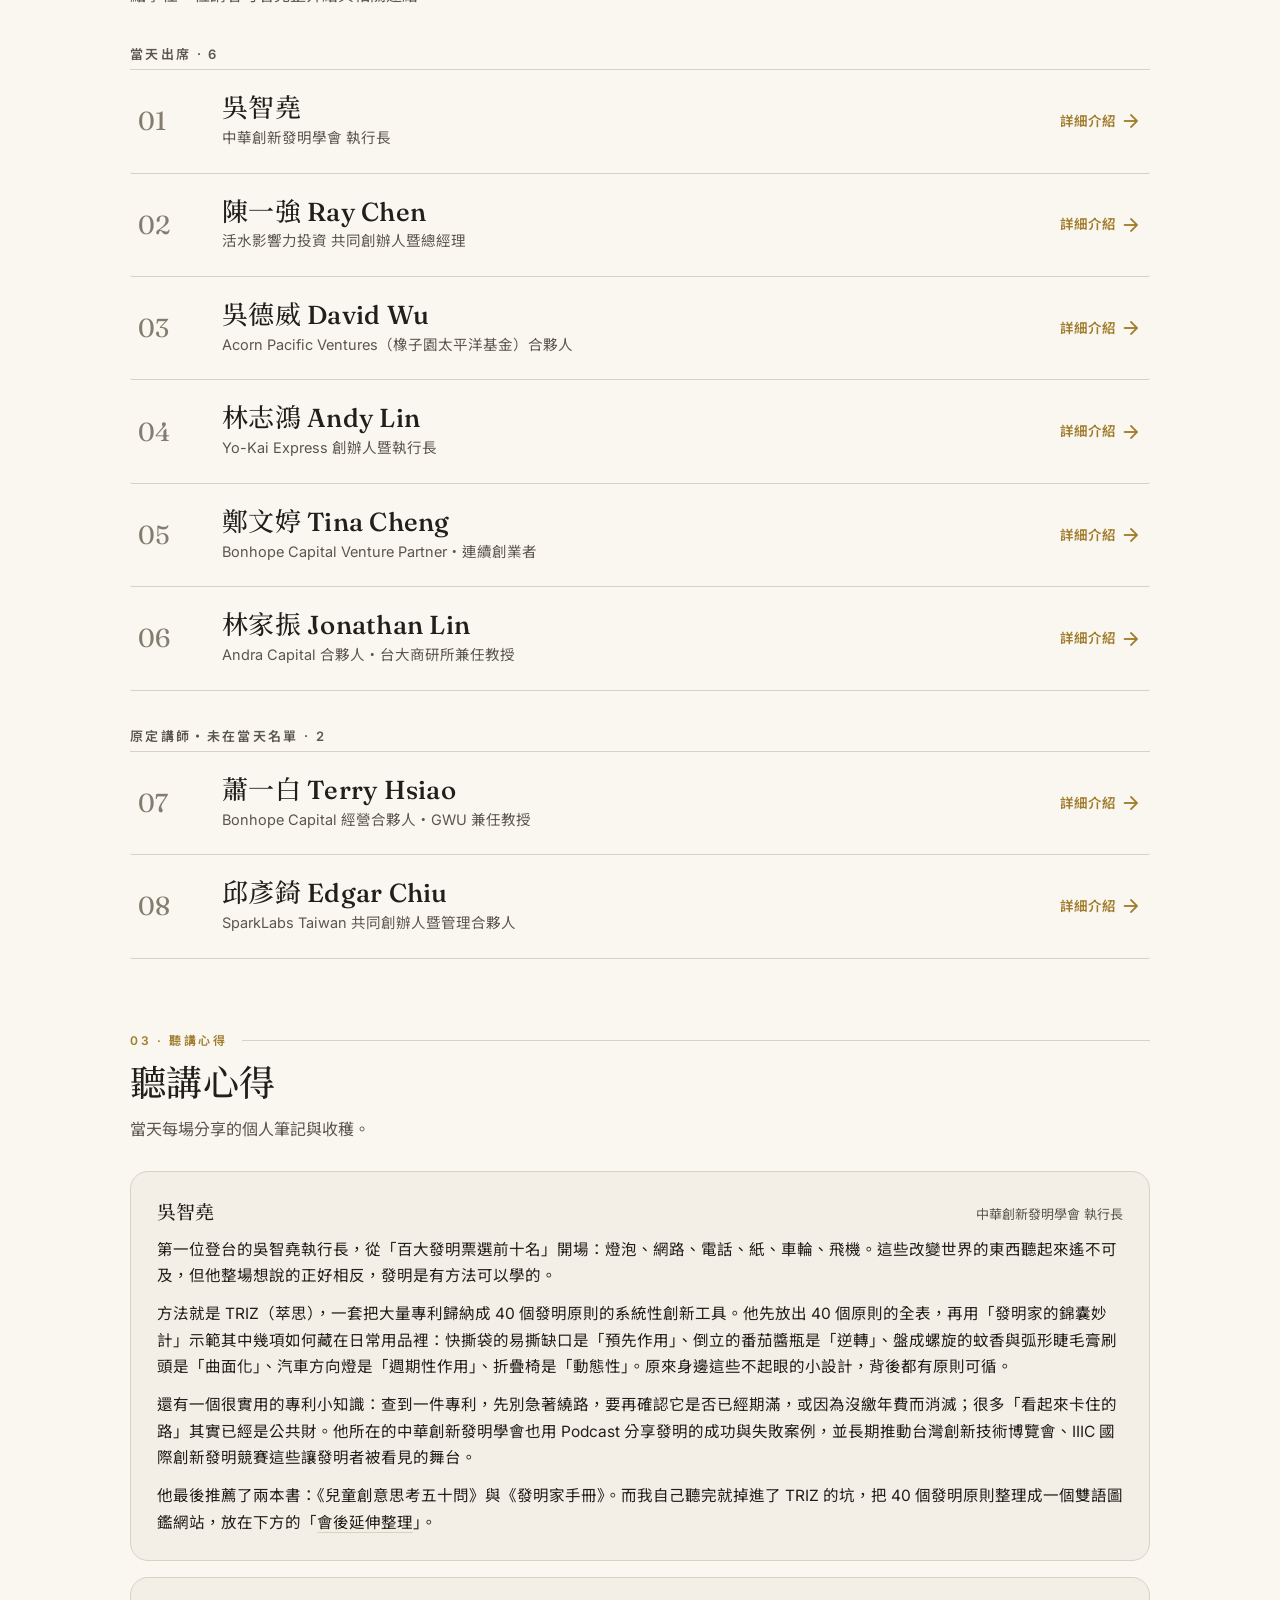
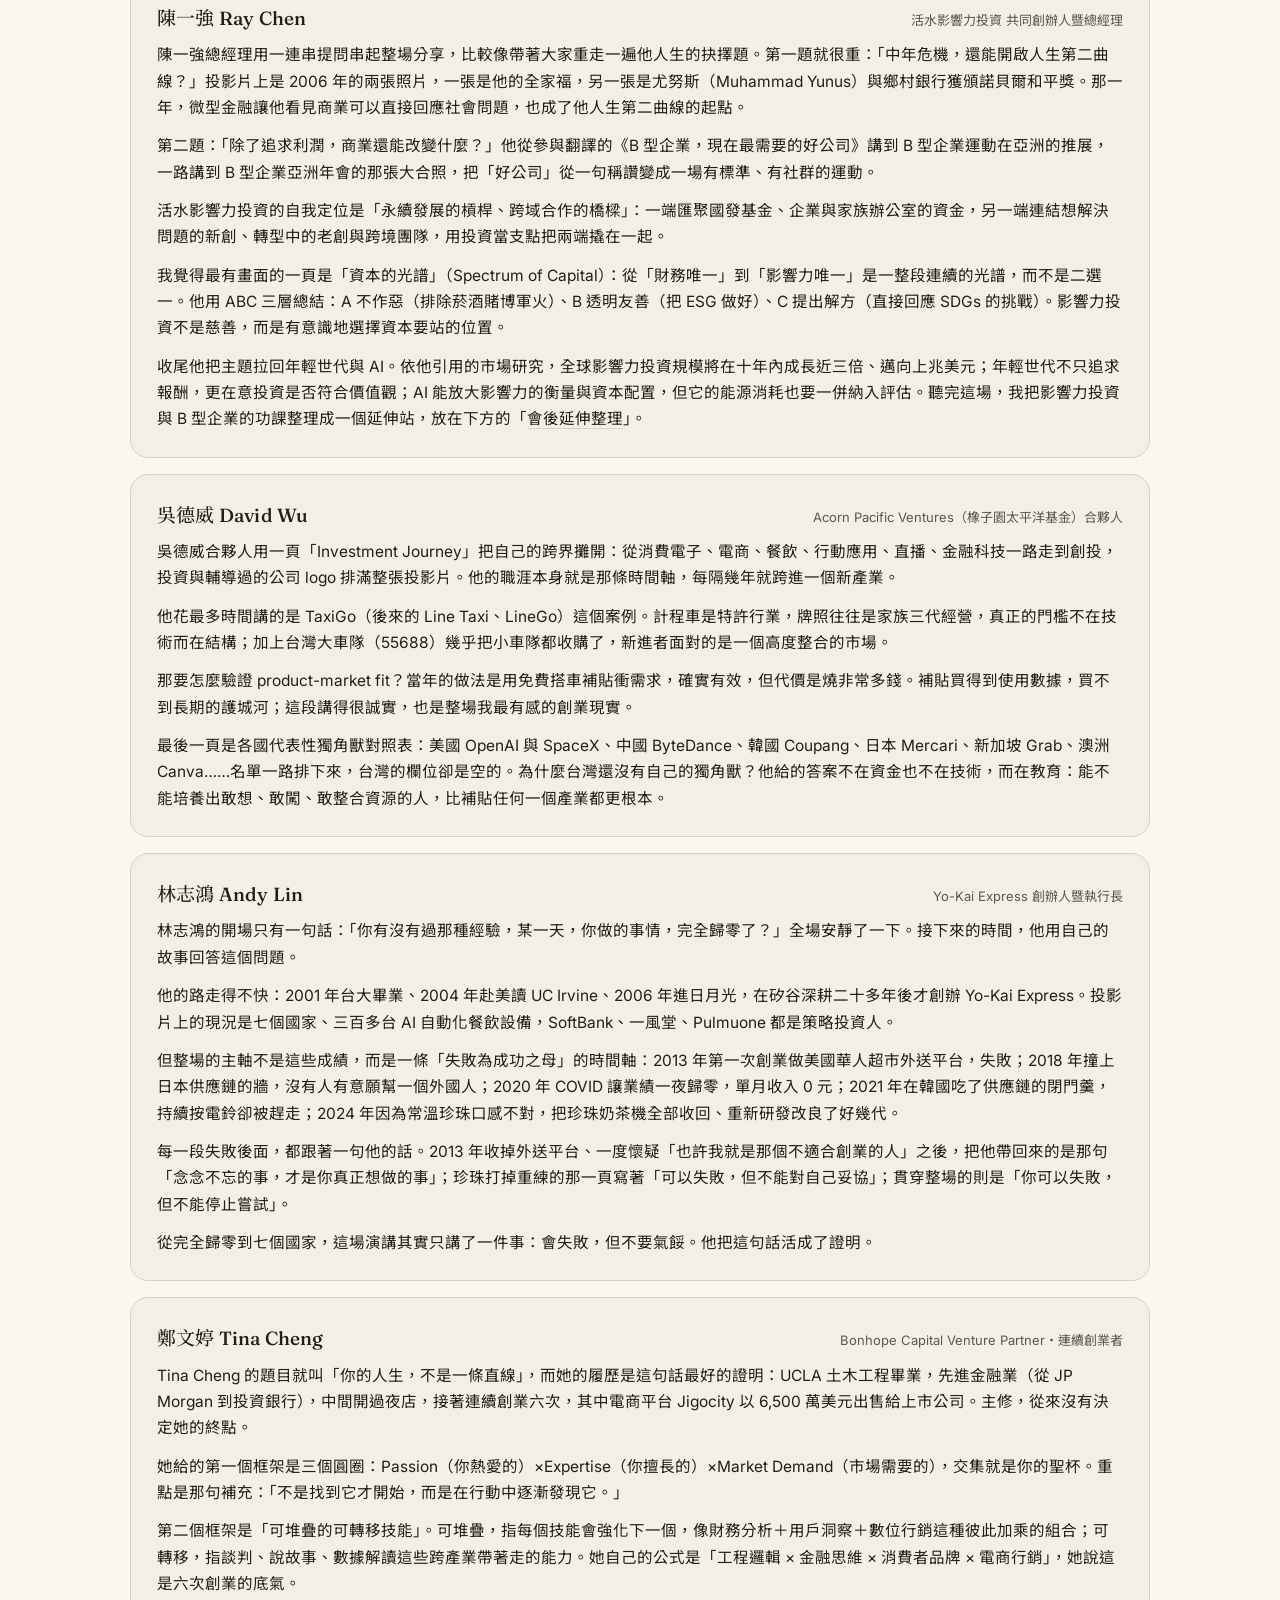
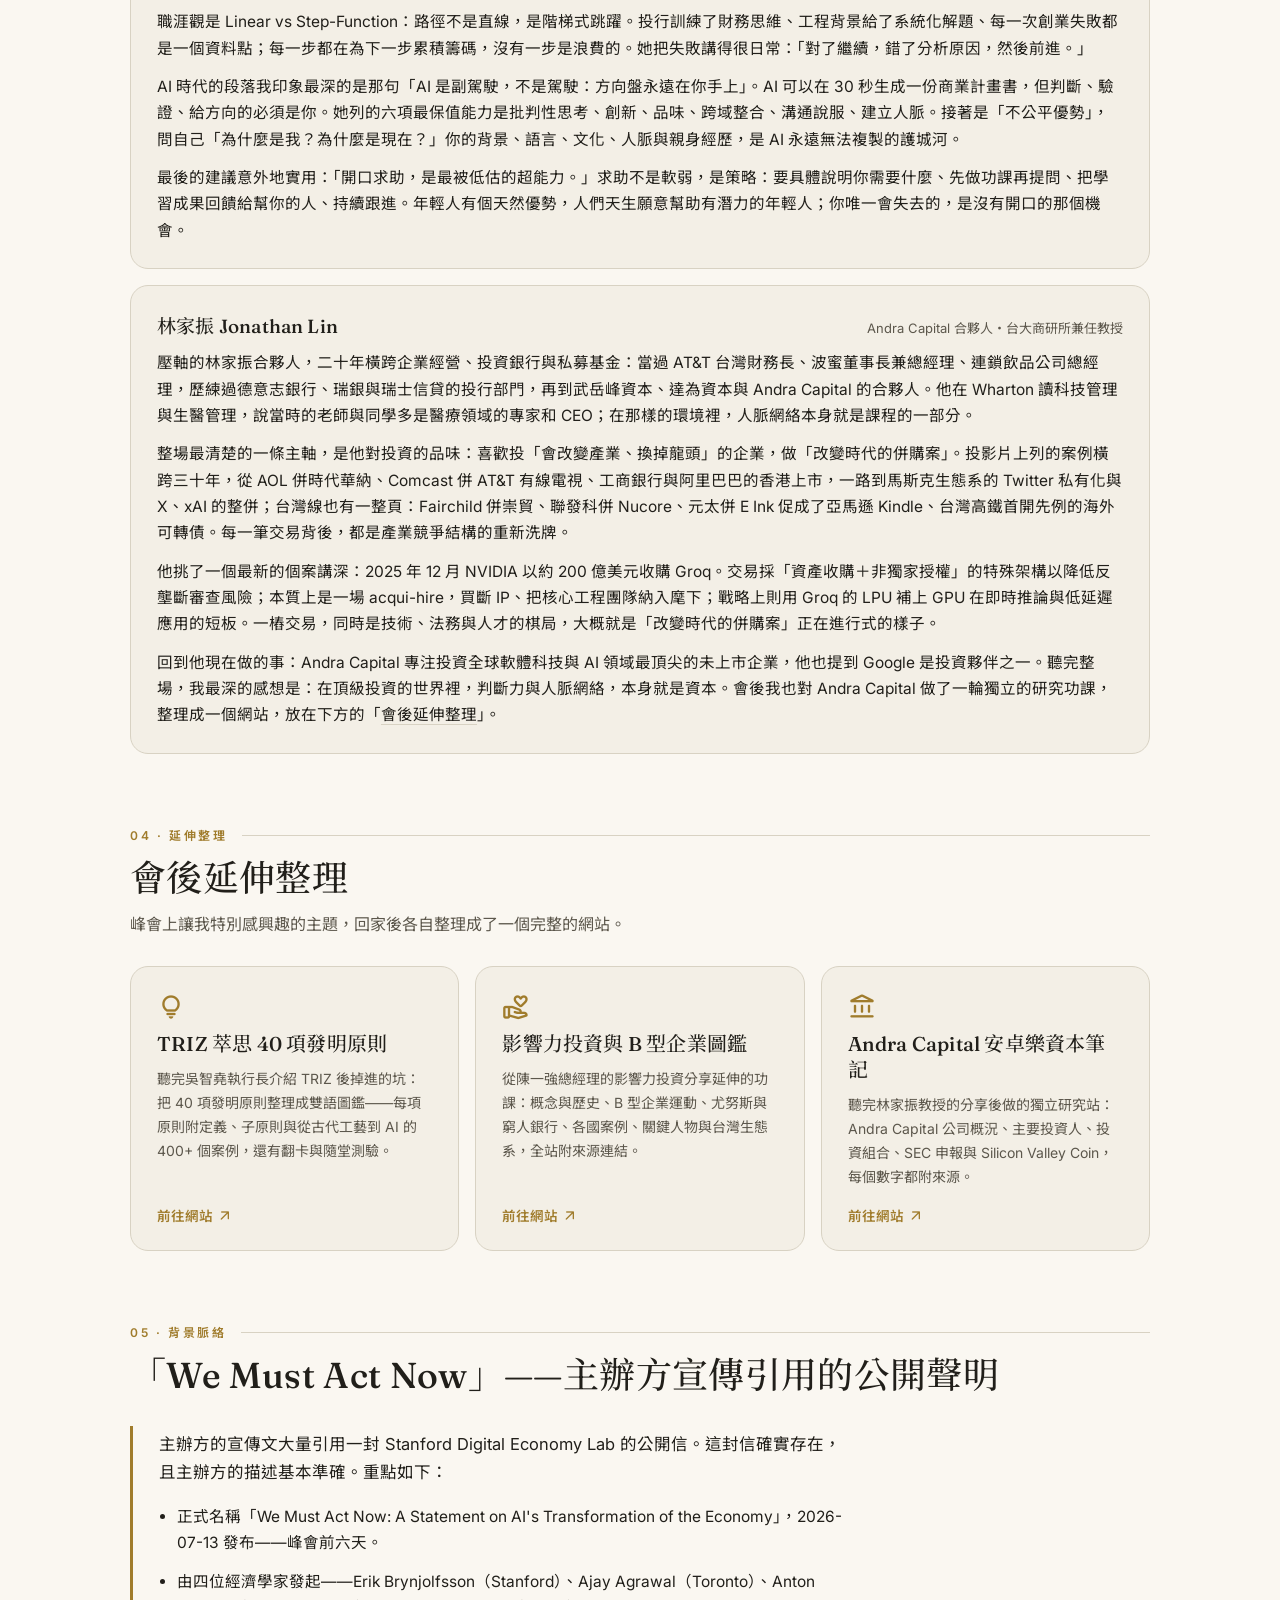
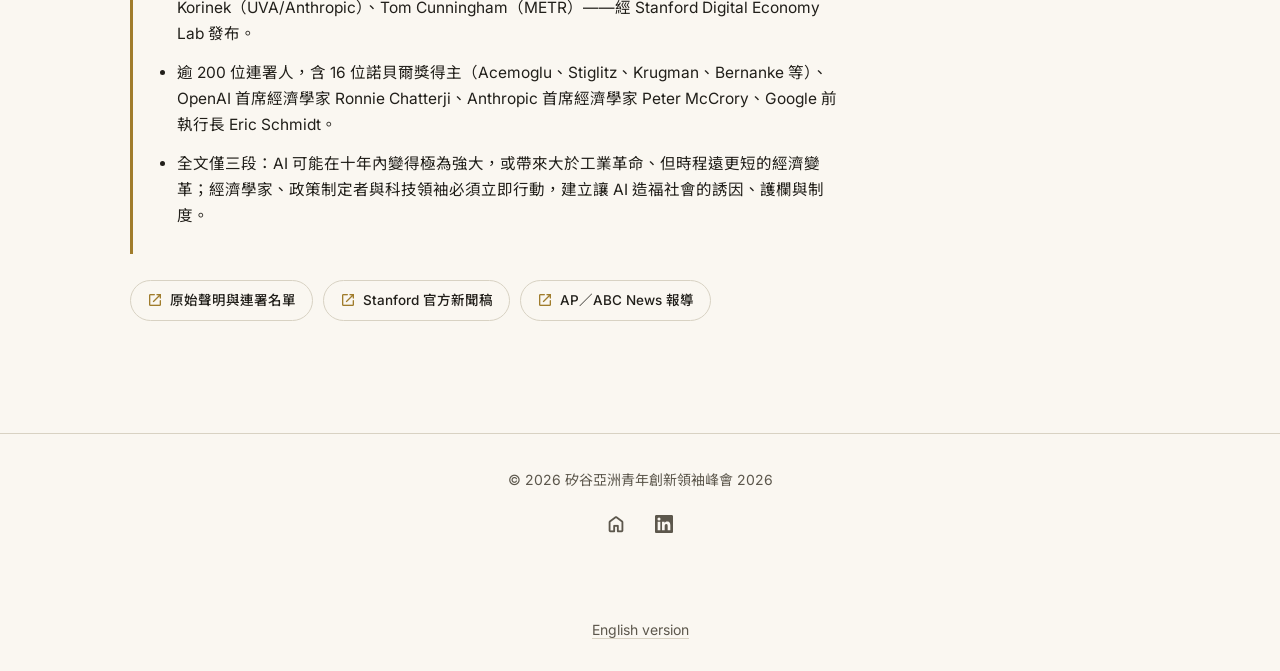
<file: zh-Hant/index.html>
<!DOCTYPE html>
<html lang="zh-Hant" data-theme="light">
<head>
  <meta charset="UTF-8" />
  <!-- Google tag (gtag.js) -->
  <script async src="https://www.googletagmanager.com/gtag/js?id=G-HKGCMZE6RH"></script>
  <script>
    window.dataLayer = window.dataLayer || [];
    function gtag(){dataLayer.push(arguments);}
    gtag('js', new Date());
    gtag('config', 'G-HKGCMZE6RH');
  </script>
  <meta name="viewport" content="width=device-width, initial-scale=1.0, viewport-fit=cover" />

  <title>矽谷亞洲青年創新領袖峰會 2026 · 活動回顧・講者介紹・聽講心得</title>
  <meta name="description" content="矽谷亞洲青年創新領袖峰會（2026-07-19，台大）活動回顧：活動資訊、講者介紹與參考來源、聽講心得，以及會後延伸整理。" />
  <link rel="canonical" href="https://sv-asia-summit-2026.peteraim.com/zh-Hant/" />
  <link rel="alternate" hreflang="en" href="https://sv-asia-summit-2026.peteraim.com/" />
  <link rel="alternate" hreflang="zh-Hant" href="https://sv-asia-summit-2026.peteraim.com/zh-Hant/" />
  <link rel="alternate" hreflang="x-default" href="https://sv-asia-summit-2026.peteraim.com/" />
  <meta name="theme-color" content="#20303f" />

  <!-- Open Graph -->
  <meta property="og:type" content="website" />
  <meta property="og:title" content="矽谷亞洲青年創新領袖峰會 2026 · 活動回顧・講者介紹・聽講心得" />
  <meta property="og:description" content="矽谷亞洲青年創新領袖峰會（2026-07-19，台大）活動回顧：活動資訊、講者介紹與參考來源、聽講心得，以及會後延伸整理。" />
  <meta property="og:url" content="https://sv-asia-summit-2026.peteraim.com/zh-Hant/" />

  <!-- Twitter -->
  <meta name="twitter:card" content="summary_large_image" />
  <meta name="twitter:title" content="矽谷亞洲青年創新領袖峰會 2026 · 活動回顧・講者介紹・聽講心得" />
  <meta name="twitter:description" content="矽谷亞洲青年創新領袖峰會（2026-07-19，台大）活動回顧：活動資訊、講者介紹與參考來源、聽講心得，以及會後延伸整理。" />

  <!-- JSON-LD -->
  <script type="application/ld+json">
  {
    "@context": "https://schema.org",
    "@graph": [
      {
        "@type": "WebSite",
        "name": "矽谷亞洲青年創新領袖峰會 2026 · 活動回顧・講者介紹・聽講心得",
        "description": "矽谷亞洲青年創新領袖峰會（2026-07-19，台大）活動回顧：活動資訊、講者介紹與參考來源、聽講心得，以及會後延伸整理。",
        "url": "https://sv-asia-summit-2026.peteraim.com/zh-Hant/"
      },
      {
        "@type": "Event",
        "name": "矽谷亞洲青年創新領袖峰會 (SV–Asia Youth Innovation Leaders Summit)",
        "startDate": "2026-07-19T13:00:00+08:00",
        "endDate": "2026-07-19T17:00:00+08:00",
        "eventStatus": "https://schema.org/EventScheduled",
        "location": {
          "@type": "Place",
          "name": "Socrates Hall, B1, NTU 2nd Student Activity Center",
          "address": "No. 85, Sec. 4, Roosevelt Rd., Taipei, Taiwan"
        }
      }
    ]
  }
  </script>

  <!-- Fonts + icons (CDN only) -->
  <link rel="preconnect" href="https://fonts.googleapis.com" />
  <link rel="preconnect" href="https://fonts.gstatic.com" crossorigin />
  <link href="https://fonts.googleapis.com/css2?family=Fraunces:opsz,wght@9..144,400;9..144,500;9..144,600&family=Noto+Serif+TC:wght@400;500;600&family=Inter:wght@400;500;600&family=Noto+Sans+TC:wght@400;500;700&display=swap" rel="stylesheet" />
  <link href="https://fonts.googleapis.com/css2?family=Material+Symbols+Rounded:opsz,wght,FILL,GRAD@24,400,0,0&display=swap" rel="stylesheet" />

  <link rel="stylesheet" href="../assets/styles.css" />
  <meta property="og:image" content="https://sv-asia-summit-2026.peteraim.com/og-image.png">
  <meta property="og:image:width" content="1200">
  <meta property="og:image:height" content="630">
  <meta name="twitter:image" content="https://sv-asia-summit-2026.peteraim.com/og-image.png">
</head>
<body>
  <!-- App bar -->
  <header class="appbar">
    <div class="appbar__inner">
      <a class="brand" href="#top">
        <span class="brand__mark" aria-hidden="true">SV</span>
        <span class="brand__name" id="brandName">SV–Asia Summit 2026</span>
      </a>
      <div class="appbar__actions">
        <a class="gh-star" id="ghStar" href="https://github.com/tingwei161803/sv-asia-summit-2026"
           target="_blank" rel="noopener" data-repo="tingwei161803/sv-asia-summit-2026"
           aria-label="Star this project on GitHub">
          <span class="material-symbols-rounded">star</span>
          <span class="gh-star__count" id="ghStarCount">—</span>
        </a>
        <a class="icon-btn" id="langToggle" href="/" rel="alternate" hreflang="en"
           title="Language / 語言" aria-label="Switch language / 切換語言">
          <span class="icon-btn__txt" id="langLabel" lang="en">EN</span>
        </a>
        <button class="icon-btn" id="themeToggle" type="button"
                title="Theme" aria-label="Toggle theme / 切換主題">
          <span class="material-symbols-rounded" id="themeIcon">dark_mode</span>
        </button>
      </div>
    </div>
  </header>

  <!-- Sticky section nav -->
  <nav class="sectionnav" id="sectionNav" aria-label="Section navigation">
    <div class="sectionnav__inner" id="sectionNavInner"></div>
  </nav>

  <span id="top"></span>

  <main id="sections" aria-live="polite">
<div class="hero" id="overview"><span class="hero__status"><span class="dot" aria-hidden="true"></span>2026 年 7 月 19 日・台北・活動已結束</span><h1>矽谷亞洲青年創新領袖峰會 2026</h1><p class="hero__sub">活動回顧・講者介紹・聽講心得</p><div class="hero__meta"><div class="hero__meta-item"><b>日期</b><span>2026 年 7 月 19 日（日）</span></div><div class="hero__meta-item"><b>時間</b><span>13:00–17:00（12:30 開放入場）</span></div><div class="hero__meta-item"><b>地點</b><span>台大第二學生活動中心 B1 蘇格拉底廳</span></div><div class="hero__meta-item"><b>形式</b><span>收費活動・Accupass 售票</span></div></div></div><section class="section" id="event"><header class="section-head"><div class="section-head__kicker">01 · 活動</div><h2>活動資訊</h2></header><div class="prose"><p>一場採邀請與審核制的青年創業峰會，匯聚來自矽谷與亞洲的創投、連續創業者與創新教育推動者，以講座與交流為主，面向學生與年輕創業者。</p></div><div class="factlist"><div class="fact" data-item=""><div class="fact__label"><span class="material-symbols-rounded" aria-hidden="true">event</span><span>日期時間</span></div><div class="fact__value">2026-07-19（日）13:00–17:00，12:30 開放入場</div></div><div class="fact" data-item=""><div class="fact__label"><span class="material-symbols-rounded" aria-hidden="true">location_on</span><span>地點</span></div><div class="fact__value">台大第二學生活動中心 B1 蘇格拉底廳（羅斯福路四段 85 號）— 集思台大會議中心經營之階梯式會議廳，容納 145 人</div></div><div class="fact" data-item=""><div class="fact__label"><span class="material-symbols-rounded" aria-hidden="true">apartment</span><span>主辦單位</span></div><div class="fact__value">矽谷亞洲領袖顧問企業有限公司</div></div><div class="fact" data-item=""><div class="fact__label"><span class="material-symbols-rounded" aria-hidden="true">confirmation_number</span><span>「邀請與審核制」「門票售完」</span></div><div class="fact__value">主辦方宣稱峰會採邀請與審核制，且實體票售完</div></div><div class="fact" data-item=""><div class="fact__label"><span class="material-symbols-rounded" aria-hidden="true">school</span><span>發起人</span></div><div class="fact__value">由 14 歲學生 Christine Chen（陳思穎）發起籌辦</div></div><div class="fact" data-item=""><div class="fact__label"><span class="material-symbols-rounded" aria-hidden="true">groups</span><span>講者</span></div><div class="fact__value">原定 8 位；當天名單 6 位。主辦方行前貼文稱兩位海外講師改以影片分享</div></div><div class="fact" data-item=""><div class="fact__label"><span class="material-symbols-rounded" aria-hidden="true">newspaper</span><span>媒體報導</span></div><div class="fact__value">經濟日報 2026-07-21 刊出報導：峰會圓滿落幕，現場座無虛席，吸引學生、家長與青年創業者參與</div></div></div><div class="linkrow"><a class="linkchip" href="https://money.udn.com/money/story/5635/9639200" target="_blank" rel="noopener"><span class="material-symbols-rounded" aria-hidden="true">open_in_new</span>經濟日報報導</a><a class="linkchip" href="https://www.accupass.com/event/2607111225301831786626" target="_blank" rel="noopener"><span class="material-symbols-rounded" aria-hidden="true">open_in_new</span>Accupass 活動頁</a><a class="linkchip" href="https://www.facebook.com/groups/3905341733045087/" target="_blank" rel="noopener"><span class="material-symbols-rounded" aria-hidden="true">open_in_new</span>主辦方 FB 社團</a><a class="linkchip" href="https://www.meeting.com.tw/ntu/socrates.php" target="_blank" rel="noopener"><span class="material-symbols-rounded" aria-hidden="true">open_in_new</span>場地：蘇格拉底廳（集思）</a></div></section><section class="section" id="speakers"><header class="section-head"><div class="section-head__kicker">02 · 講者</div><h2>講者</h2><p class="section-head__sub">點擊任一位講者可看完整介紹與相關連結。</p></header><p class="speaker-group-label">當天出席 · 6</p><div class="speakers"><button class="speaker" type="button" data-item="" data-slug="chih-yao-wu" aria-haspopup="dialog" aria-label="吳智堯"><span class="speaker__num" aria-hidden="true">01</span><span><span class="speaker__name serif">吳智堯</span><p class="speaker__role">中華創新發明學會 執行長</p></span><span class="speaker__cta">詳細介紹<span class="material-symbols-rounded" aria-hidden="true">arrow_forward</span></span></button><button class="speaker" type="button" data-item="" data-slug="ray-chen" aria-haspopup="dialog" aria-label="陳一強 Ray Chen"><span class="speaker__num" aria-hidden="true">02</span><span><span class="speaker__name serif">陳一強 Ray Chen</span><p class="speaker__role">活水影響力投資 共同創辦人暨總經理</p></span><span class="speaker__cta">詳細介紹<span class="material-symbols-rounded" aria-hidden="true">arrow_forward</span></span></button><button class="speaker" type="button" data-item="" data-slug="david-wu" aria-haspopup="dialog" aria-label="吳德威 David Wu"><span class="speaker__num" aria-hidden="true">03</span><span><span class="speaker__name serif">吳德威 David Wu</span><p class="speaker__role">Acorn Pacific Ventures（橡子園太平洋基金）合夥人</p></span><span class="speaker__cta">詳細介紹<span class="material-symbols-rounded" aria-hidden="true">arrow_forward</span></span></button><button class="speaker" type="button" data-item="" data-slug="andy-lin" aria-haspopup="dialog" aria-label="林志鴻 Andy Lin"><span class="speaker__num" aria-hidden="true">04</span><span><span class="speaker__name serif">林志鴻 Andy Lin</span><p class="speaker__role">Yo-Kai Express 創辦人暨執行長</p></span><span class="speaker__cta">詳細介紹<span class="material-symbols-rounded" aria-hidden="true">arrow_forward</span></span></button><button class="speaker" type="button" data-item="" data-slug="tina-cheng" aria-haspopup="dialog" aria-label="鄭文婷 Tina Cheng"><span class="speaker__num" aria-hidden="true">05</span><span><span class="speaker__name serif">鄭文婷 Tina Cheng</span><p class="speaker__role">Bonhope Capital Venture Partner・連續創業者</p></span><span class="speaker__cta">詳細介紹<span class="material-symbols-rounded" aria-hidden="true">arrow_forward</span></span></button><button class="speaker" type="button" data-item="" data-slug="jonathan-lin" aria-haspopup="dialog" aria-label="林家振 Jonathan Lin"><span class="speaker__num" aria-hidden="true">06</span><span><span class="speaker__name serif">林家振 Jonathan Lin</span><p class="speaker__role">Andra Capital 合夥人・台大商研所兼任教授</p></span><span class="speaker__cta">詳細介紹<span class="material-symbols-rounded" aria-hidden="true">arrow_forward</span></span></button></div><p class="speaker-group-label">原定講師・未在當天名單 · 2</p><div class="speakers"><button class="speaker" type="button" data-item="" data-slug="terry-hsiao" aria-haspopup="dialog" aria-label="蕭一白 Terry Hsiao"><span class="speaker__num" aria-hidden="true">07</span><span><span class="speaker__name serif">蕭一白 Terry Hsiao</span><p class="speaker__role">Bonhope Capital 經營合夥人・GWU 兼任教授</p></span><span class="speaker__cta">詳細介紹<span class="material-symbols-rounded" aria-hidden="true">arrow_forward</span></span></button><button class="speaker" type="button" data-item="" data-slug="edgar-chiu" aria-haspopup="dialog" aria-label="邱彥錡 Edgar Chiu"><span class="speaker__num" aria-hidden="true">08</span><span><span class="speaker__name serif">邱彥錡 Edgar Chiu</span><p class="speaker__role">SparkLabs Taiwan 共同創辦人暨管理合夥人</p></span><span class="speaker__cta">詳細介紹<span class="material-symbols-rounded" aria-hidden="true">arrow_forward</span></span></button></div></section><section class="section" id="notes"><header class="section-head"><div class="section-head__kicker">03 · 聽講心得</div><h2>聽講心得</h2><p class="section-head__sub">當天每場分享的個人筆記與收穫。</p></header><div class="notes"><article class="note" data-item=""><div class="note__head"><h3 class="note__title">吳智堯</h3><span class="note__speaker-role">中華創新發明學會 執行長</span></div><div class="note__body"><p>第一位登台的吳智堯執行長，從「百大發明票選前十名」開場：燈泡、網路、電話、紙、車輪、飛機。這些改變世界的東西聽起來遙不可及，但他整場想說的正好相反，發明是有方法可以學的。</p><p>方法就是 TRIZ（萃思），一套把大量專利歸納成 40 個發明原則的系統性創新工具。他先放出 40 個原則的全表，再用「發明家的錦囊妙計」示範其中幾項如何藏在日常用品裡：快撕袋的易撕缺口是「預先作用」、倒立的番茄醬瓶是「逆轉」、盤成螺旋的蚊香與弧形睫毛膏刷頭是「曲面化」、汽車方向燈是「週期性作用」、折疊椅是「動態性」。原來身邊這些不起眼的小設計，背後都有原則可循。</p><p>還有一個很實用的專利小知識：查到一件專利，先別急著繞路，要再確認它是否已經期滿，或因為沒繳年費而消滅；很多「看起來卡住的路」其實已經是公共財。他所在的中華創新發明學會也用 Podcast 分享發明的成功與失敗案例，並長期推動台灣創新技術博覽會、IIIC 國際創新發明競賽這些讓發明者被看見的舞台。</p><p>他最後推薦了兩本書：《兒童創意思考五十問》與《發明家手冊》。而我自己聽完就掉進了 TRIZ 的坑，把 40 個發明原則整理成一個雙語圖鑑網站，放在下方的「<a href="#extras">會後延伸整理</a>」。</p></div></article><article class="note" data-item=""><div class="note__head"><h3 class="note__title">陳一強 Ray Chen</h3><span class="note__speaker-role">活水影響力投資 共同創辦人暨總經理</span></div><div class="note__body"><p>陳一強總經理用一連串提問串起整場分享，比較像帶著大家重走一遍他人生的抉擇題。第一題就很重：「中年危機，還能開啟人生第二曲線？」投影片上是 2006 年的兩張照片，一張是他的全家福，另一張是尤努斯（Muhammad Yunus）與鄉村銀行獲頒諾貝爾和平獎。那一年，微型金融讓他看見商業可以直接回應社會問題，也成了他人生第二曲線的起點。</p><p>第二題：「除了追求利潤，商業還能改變什麼？」他從參與翻譯的《B 型企業，現在最需要的好公司》講到 B 型企業運動在亞洲的推展，一路講到 B 型企業亞洲年會的那張大合照，把「好公司」從一句稱讚變成一場有標準、有社群的運動。</p><p>活水影響力投資的自我定位是「永續發展的槓桿、跨域合作的橋樑」：一端匯聚國發基金、企業與家族辦公室的資金，另一端連結想解決問題的新創、轉型中的老創與跨境團隊，用投資當支點把兩端撬在一起。</p><p>我覺得最有畫面的一頁是「資本的光譜」（Spectrum of Capital）：從「財務唯一」到「影響力唯一」是一整段連續的光譜，而不是二選一。他用 ABC 三層總結：A 不作惡（排除菸酒賭博軍火）、B 透明友善（把 ESG 做好）、C 提出解方（直接回應 SDGs 的挑戰）。影響力投資不是慈善，而是有意識地選擇資本要站的位置。</p><p>收尾他把主題拉回年輕世代與 AI。依他引用的市場研究，全球影響力投資規模將在十年內成長近三倍、邁向上兆美元；年輕世代不只追求報酬，更在意投資是否符合價值觀；AI 能放大影響力的衡量與資本配置，但它的能源消耗也要一併納入評估。聽完這場，我把影響力投資與 B 型企業的功課整理成一個延伸站，放在下方的「<a href="#extras">會後延伸整理</a>」。</p></div></article><article class="note" data-item=""><div class="note__head"><h3 class="note__title">吳德威 David Wu</h3><span class="note__speaker-role">Acorn Pacific Ventures（橡子園太平洋基金）合夥人</span></div><div class="note__body"><p>吳德威合夥人用一頁「Investment Journey」把自己的跨界攤開：從消費電子、電商、餐飲、行動應用、直播、金融科技一路走到創投，投資與輔導過的公司 logo 排滿整張投影片。他的職涯本身就是那條時間軸，每隔幾年就跨進一個新產業。</p><p>他花最多時間講的是 TaxiGo（後來的 Line Taxi、LineGo）這個案例。計程車是特許行業，牌照往往是家族三代經營，真正的門檻不在技術而在結構；加上台灣大車隊（55688）幾乎把小車隊都收購了，新進者面對的是一個高度整合的市場。</p><p>那要怎麼驗證 product-market fit？當年的做法是用免費搭車補貼衝需求，確實有效，但代價是燒非常多錢。補貼買得到使用數據，買不到長期的護城河；這段講得很誠實，也是整場我最有感的創業現實。</p><p>最後一頁是各國代表性獨角獸對照表：美國 OpenAI 與 SpaceX、中國 ByteDance、韓國 Coupang、日本 Mercari、新加坡 Grab、澳洲 Canva……名單一路排下來，台灣的欄位卻是空的。為什麼台灣還沒有自己的獨角獸？他給的答案不在資金也不在技術，而在教育：能不能培養出敢想、敢闖、敢整合資源的人，比補貼任何一個產業都更根本。</p></div></article><article class="note" data-item=""><div class="note__head"><h3 class="note__title">林志鴻 Andy Lin</h3><span class="note__speaker-role">Yo-Kai Express 創辦人暨執行長</span></div><div class="note__body"><p>林志鴻的開場只有一句話：「你有沒有過那種經驗，某一天，你做的事情，完全歸零了？」全場安靜了一下。接下來的時間，他用自己的故事回答這個問題。</p><p>他的路走得不快：2001 年台大畢業、2004 年赴美讀 UC Irvine、2006 年進日月光，在矽谷深耕二十多年後才創辦 Yo-Kai Express。投影片上的現況是七個國家、三百多台 AI 自動化餐飲設備，SoftBank、一風堂、Pulmuone 都是策略投資人。</p><p>但整場的主軸不是這些成績，而是一條「失敗為成功之母」的時間軸：2013 年第一次創業做美國華人超市外送平台，失敗；2018 年撞上日本供應鏈的牆，沒有人有意願幫一個外國人；2020 年 COVID 讓業績一夜歸零，單月收入 0 元；2021 年在韓國吃了供應鏈的閉門羹，持續按電鈴卻被趕走；2024 年因為常溫珍珠口感不對，把珍珠奶茶機全部收回、重新研發改良了好幾代。</p><p>每一段失敗後面，都跟著一句他的話。2013 年收掉外送平台、一度懷疑「也許我就是那個不適合創業的人」之後，把他帶回來的是那句「念念不忘的事，才是你真正想做的事」；珍珠打掉重練的那一頁寫著「可以失敗，但不能對自己妥協」；貫穿整場的則是「你可以失敗，但不能停止嘗試」。</p><p>從完全歸零到七個國家，這場演講其實只講了一件事：會失敗，但不要氣餒。他把這句話活成了證明。</p></div></article><article class="note" data-item=""><div class="note__head"><h3 class="note__title">鄭文婷 Tina Cheng</h3><span class="note__speaker-role">Bonhope Capital Venture Partner・連續創業者</span></div><div class="note__body"><p>Tina Cheng 的題目就叫「你的人生，不是一條直線」，而她的履歷是這句話最好的證明：UCLA 土木工程畢業，先進金融業（從 JP Morgan 到投資銀行），中間開過夜店，接著連續創業六次，其中電商平台 Jigocity 以 6,500 萬美元出售給上市公司。主修，從來沒有決定她的終點。</p><p>她給的第一個框架是三個圓圈：Passion（你熱愛的）×Expertise（你擅長的）×Market Demand（市場需要的），交集就是你的聖杯。重點是那句補充：「不是找到它才開始，而是在行動中逐漸發現它。」</p><p>第二個框架是「可堆疊的可轉移技能」。可堆疊，指每個技能會強化下一個，像財務分析＋用戶洞察＋數位行銷這種彼此加乘的組合；可轉移，指談判、說故事、數據解讀這些跨產業帶著走的能力。她自己的公式是「工程邏輯 × 金融思維 × 消費者品牌 × 電商行銷」，她說這是六次創業的底氣。</p><p>職涯觀是 Linear vs Step-Function：路徑不是直線，是階梯式跳躍。投行訓練了財務思維、工程背景給了系統化解題、每一次創業失敗都是一個資料點；每一步都在為下一步累積籌碼，沒有一步是浪費的。她把失敗講得很日常：「對了繼續，錯了分析原因，然後前進。」</p><p>AI 時代的段落我印象最深的是那句「AI 是副駕駛，不是駕駛：方向盤永遠在你手上」。AI 可以在 30 秒生成一份商業計畫書，但判斷、驗證、給方向的必須是你。她列的六項最保值能力是批判性思考、創新、品味、跨域整合、溝通說服、建立人脈。接著是「不公平優勢」，問自己「為什麼是我？為什麼是現在？」你的背景、語言、文化、人脈與親身經歷，是 AI 永遠無法複製的護城河。</p><p>最後的建議意外地實用：「開口求助，是最被低估的超能力。」求助不是軟弱，是策略：要具體說明你需要什麼、先做功課再提問、把學習成果回饋給幫你的人、持續跟進。年輕人有個天然優勢，人們天生願意幫助有潛力的年輕人；你唯一會失去的，是沒有開口的那個機會。</p></div></article><article class="note" data-item=""><div class="note__head"><h3 class="note__title">林家振 Jonathan Lin</h3><span class="note__speaker-role">Andra Capital 合夥人・台大商研所兼任教授</span></div><div class="note__body"><p>壓軸的林家振合夥人，二十年橫跨企業經營、投資銀行與私募基金：當過 AT&amp;T 台灣財務長、波蜜董事長兼總經理、連鎖飲品公司總經理，歷練過德意志銀行、瑞銀與瑞士信貸的投行部門，再到武岳峰資本、達為資本與 Andra Capital 的合夥人。他在 Wharton 讀科技管理與生醫管理，說當時的老師與同學多是醫療領域的專家和 CEO；在那樣的環境裡，人脈網絡本身就是課程的一部分。</p><p>整場最清楚的一條主軸，是他對投資的品味：喜歡投「會改變產業、換掉龍頭」的企業，做「改變時代的併購案」。投影片上列的案例橫跨三十年，從 AOL 併時代華納、Comcast 併 AT&amp;T 有線電視、工商銀行與阿里巴巴的香港上市，一路到馬斯克生態系的 Twitter 私有化與 X、xAI 的整併；台灣線也有一整頁：Fairchild 併崇貿、聯發科併 Nucore、元太併 E Ink 促成了亞馬遜 Kindle、台灣高鐵首開先例的海外可轉債。每一筆交易背後，都是產業競爭結構的重新洗牌。</p><p>他挑了一個最新的個案講深：2025 年 12 月 NVIDIA 以約 200 億美元收購 Groq。交易採「資產收購＋非獨家授權」的特殊架構以降低反壟斷審查風險；本質上是一場 acqui-hire，買斷 IP、把核心工程團隊納入麾下；戰略上則用 Groq 的 LPU 補上 GPU 在即時推論與低延遲應用的短板。一樁交易，同時是技術、法務與人才的棋局，大概就是「改變時代的併購案」正在進行式的樣子。</p><p>回到他現在做的事：Andra Capital 專注投資全球軟體科技與 AI 領域最頂尖的未上市企業，他也提到 Google 是投資夥伴之一。聽完整場，我最深的感想是：在頂級投資的世界裡，判斷力與人脈網絡，本身就是資本。會後我也對 Andra Capital 做了一輪獨立的研究功課，整理成一個網站，放在下方的「<a href="#extras">會後延伸整理</a>」。</p></div></article></div></section><section class="section" id="extras"><header class="section-head"><div class="section-head__kicker">04 · 延伸整理</div><h2>會後延伸整理</h2><p class="section-head__sub">峰會上讓我特別感興趣的主題，回家後各自整理成了一個完整的網站。</p></header><div class="extras"><a class="extra-card" data-item="" href="https://triz-40.peteraim.com/" target="_blank" rel="noopener"><span class="extra-card__icon material-symbols-rounded" aria-hidden="true">lightbulb</span><span class="extra-card__title serif">TRIZ 萃思 40 項發明原則</span><span class="extra-card__desc">聽完吳智堯執行長介紹 TRIZ 後掉進的坑：把 40 項發明原則整理成雙語圖鑑——每項原則附定義、子原則與從古代工藝到 AI 的 400+ 個案例，還有翻卡與隨堂測驗。</span><span class="extra-card__cta">前往網站<span class="material-symbols-rounded" aria-hidden="true">arrow_outward</span></span></a><a class="extra-card" data-item="" href="https://impact-investing.peteraim.com/" target="_blank" rel="noopener"><span class="extra-card__icon material-symbols-rounded" aria-hidden="true">volunteer_activism</span><span class="extra-card__title serif">影響力投資與 B 型企業圖鑑</span><span class="extra-card__desc">從陳一強總經理的影響力投資分享延伸的功課：概念與歷史、B 型企業運動、尤努斯與窮人銀行、各國案例、關鍵人物與台灣生態系，全站附來源連結。</span><span class="extra-card__cta">前往網站<span class="material-symbols-rounded" aria-hidden="true">arrow_outward</span></span></a><a class="extra-card" data-item="" href="https://andra-capital.peteraim.com/" target="_blank" rel="noopener"><span class="extra-card__icon material-symbols-rounded" aria-hidden="true">account_balance</span><span class="extra-card__title serif">Andra Capital 安卓樂資本筆記</span><span class="extra-card__desc">聽完林家振教授的分享後做的獨立研究站：Andra Capital 公司概況、主要投資人、投資組合、SEC 申報與 Silicon Valley Coin，每個數字都附來源。</span><span class="extra-card__cta">前往網站<span class="material-symbols-rounded" aria-hidden="true">arrow_outward</span></span></a></div></section><section class="section" id="context"><header class="section-head"><div class="section-head__kicker">05 · 背景脈絡</div><h2>「We Must Act Now」——主辦方宣傳引用的公開聲明</h2></header><div class="letter" data-item=""><p class="letter__intro">主辦方的宣傳文大量引用一封 Stanford Digital Economy Lab 的公開信。這封信確實存在，且主辦方的描述基本準確。重點如下：</p><ul><li>正式名稱「We Must Act Now: A Statement on AI's Transformation of the Economy」，2026-07-13 發布——峰會前六天。</li><li>由四位經濟學家發起——Erik Brynjolfsson（Stanford）、Ajay Agrawal（Toronto）、Anton Korinek（UVA/Anthropic）、Tom Cunningham（METR）——經 Stanford Digital Economy Lab 發布。</li><li>逾 200 位連署人，含 16 位諾貝爾獎得主（Acemoglu、Stiglitz、Krugman、Bernanke 等）、OpenAI 首席經濟學家 Ronnie Chatterji、Anthropic 首席經濟學家 Peter McCrory、Google 前執行長 Eric Schmidt。</li><li>全文僅三段：AI 可能在十年內變得極為強大，或帶來大於工業革命、但時程遠更短的經濟變革；經濟學家、政策制定者與科技領袖必須立即行動，建立讓 AI 造福社會的誘因、護欄與制度。</li></ul></div><div class="linkrow"><a class="linkchip" href="https://wemustactnow.ai/" target="_blank" rel="noopener"><span class="material-symbols-rounded" aria-hidden="true">open_in_new</span>原始聲明與連署名單</a><a class="linkchip" href="https://digitaleconomy.stanford.edu/news/wemustactnow/" target="_blank" rel="noopener"><span class="material-symbols-rounded" aria-hidden="true">open_in_new</span>Stanford 官方新聞稿</a><a class="linkchip" href="https://abcnews.com/Technology/wireStory/hundreds-economists-act-now-ais-economic-impact-job-134719082" target="_blank" rel="noopener"><span class="material-symbols-rounded" aria-hidden="true">open_in_new</span>AP／ABC News 報導</a></div></section>
</main>

  <!-- Speaker detail dialog -->
  <dialog class="dialog" id="dialog" aria-labelledby="dialogTitle">
    <div class="dialog__bar">
      <span class="dialog__spacer"></span>
      <button class="icon-btn" id="dialogClose" type="button" aria-label="Close / 關閉">
        <span class="material-symbols-rounded">close</span>
      </button>
    </div>
    <div class="dialog__body" id="dialogBody"></div>
  </dialog>

  <!-- Footer -->
  <footer class="footer">
    <p id="footerText">©</p>
    <div class="footer__links">
      <a class="icon-btn footer__link" href="https://www.peteraim.com" target="_blank" rel="noopener" title="Home" aria-label="Back to peteraim.com / 返回首頁">
        <span class="material-symbols-rounded">home</span>
      </a>
      <a class="icon-btn footer__link" href="https://www.linkedin.com/in/ai-med/" target="_blank" rel="noopener" title="LinkedIn" aria-label="LinkedIn (opens in new tab)">
        <svg viewBox="0 0 24 24" width="18" height="18" fill="currentColor" aria-hidden="true"><path d="M20.45 20.45h-3.55v-5.57c0-1.33-.02-3.04-1.85-3.04-1.85 0-2.13 1.45-2.13 2.94v5.67H9.36V9h3.41v1.56h.05c.47-.9 1.63-1.85 3.36-1.85 3.6 0 4.27 2.37 4.27 5.45v6.29zM5.34 7.43a2.06 2.06 0 1 1 0-4.12 2.06 2.06 0 0 1 0 4.12zM7.12 20.45H3.56V9h3.56v11.45zM22.22 0H1.77C.79 0 0 .77 0 1.72v20.56C0 23.23.79 24 1.77 24h20.45c.98 0 1.78-.77 1.78-1.72V1.72C24 .77 23.2 0 22.22 0z"/></svg>
      </a>
    </div>
  </footer>

  <!-- Scripts: data first -->
  <script src="../data/data.js"></script>
  <script src="../assets/app.js"></script>
<p class="lang-alt-link" style="text-align:center;padding:12px;"><a href="/" hreflang="en" rel="alternate" lang="en">English version</a></p>
</body>
</html>
</file>
<file: assets/styles.css>
/* =========================================================================
   styles.css — editorial theme (serif display + sans body), light & dark
   Tokens follow the MD3 custom-property convention; values are custom.
   ========================================================================= */

:root, [data-theme="light"] {
  --primary: #20303f;            /* deep ink navy */
  --on-primary: #f7f3ea;
  --primary-container: #e3e9ee;
  --on-primary-container: #16222d;
  --secondary: #a07c2c;          /* muted gold */
  --on-secondary: #ffffff;
  --secondary-container: #f2e8d2;
  --on-secondary-container: #4a3705;
  --tertiary: #5c4632;
  --on-tertiary: #ffffff;
  --tertiary-container: #eadfd2;
  --on-tertiary-container: #362713;

  --background: #faf7f1;         /* warm paper */
  --on-background: #211f1a;
  --surface: #faf7f1;
  --surface-container: #f3efe6;
  --surface-container-high: #ece7dc;
  --surface-variant: #e8e2d5;
  --on-surface: #211f1a;
  --on-surface-variant: #5c574c;
  --outline: #837d6f;
  --outline-variant: #d8d2c3;
  --error: #a33b2e;

  --ok: #2e6b46;                 /* verified */
  --ok-bg: #e3efe5;
  --warn: #8a6116;               /* partial */
  --warn-bg: #f4ead1;
  --bad: #a33b2e;                /* claimed only */
  --bad-bg: #f6e3df;

  --radius: 10px;
  --radius-lg: 18px;
  --elev-1: 0 1px 2px rgba(30, 26, 18, .08), 0 2px 8px rgba(30, 26, 18, .05);
  --elev-2: 0 4px 18px rgba(30, 26, 18, .12);

  --font-display: "Fraunces", "Noto Serif TC", "Times New Roman", serif;
  --font-body: "Inter", "Noto Sans TC", system-ui, sans-serif;
}

[data-theme="dark"] {
  --primary: #c8b476;            /* gold becomes the accent on ink */
  --on-primary: #241c05;
  --primary-container: #2a3341;
  --on-primary-container: #dfe6ec;
  --secondary: #c8b476;
  --on-secondary: #241c05;
  --secondary-container: #39301a;
  --on-secondary-container: #ecdfbb;
  --tertiary: #c4a888;
  --on-tertiary: #2a1c0e;
  --tertiary-container: #40332a;
  --on-tertiary-container: #eadfd2;

  --background: #14181e;         /* deep ink */
  --on-background: #e4e1d8;
  --surface: #14181e;
  --surface-container: #1b2129;
  --surface-container-high: #222a34;
  --surface-variant: #262e38;
  --on-surface: #e4e1d8;
  --on-surface-variant: #a49f92;
  --outline: #6d6a5e;
  --outline-variant: #333b45;
  --error: #e08575;

  --ok: #86c79c;
  --ok-bg: #1e3327;
  --warn: #d9b45f;
  --warn-bg: #38301a;
  --bad: #e08575;
  --bad-bg: #3d241f;

  --elev-1: 0 1px 2px rgba(0, 0, 0, .4), 0 2px 8px rgba(0, 0, 0, .25);
  --elev-2: 0 4px 18px rgba(0, 0, 0, .45);
}

/* ---------- base ---------- */
* { box-sizing: border-box; }
html { scroll-behavior: smooth; }
body {
  margin: 0;
  background: var(--background);
  color: var(--on-background);
  font-family: var(--font-body);
  font-size: 16px;
  line-height: 1.7;
  -webkit-font-smoothing: antialiased;
}
img { max-width: 100%; }
a { color: inherit; }

h1, h2, h3, .serif { font-family: var(--font-display); font-weight: 500; letter-spacing: .01em; }

.material-symbols-rounded {
  font-variation-settings: "opsz" 24, "wght" 400, "FILL" 0, "GRAD" 0;
  font-size: 22px; line-height: 1; vertical-align: middle; user-select: none;
}

/* ---------- app bar ---------- */
.appbar {
  position: sticky; top: 0; z-index: 40;
  background: color-mix(in srgb, var(--background) 88%, transparent);
  backdrop-filter: blur(10px);
  border-bottom: 1px solid var(--outline-variant);
}
.appbar__inner {
  max-width: 1060px; margin: 0 auto; padding: 10px 20px;
  display: flex; align-items: center; justify-content: space-between; gap: 12px;
}
.brand { display: flex; align-items: center; gap: 10px; text-decoration: none; min-width: 0; }
.brand__mark {
  font-family: var(--font-display); font-weight: 600; font-size: 14px;
  color: var(--on-primary); background: var(--primary);
  width: 34px; height: 34px; border-radius: 50%;
  display: inline-flex; align-items: center; justify-content: center; flex: none;
}
.brand__name {
  font-family: var(--font-display); font-size: 17px; font-weight: 500;
  white-space: nowrap; overflow: hidden; text-overflow: ellipsis;
}
.appbar__actions { display: flex; align-items: center; gap: 6px; flex: none; }

.icon-btn {
  display: inline-flex; align-items: center; justify-content: center; gap: 4px;
  min-width: 40px; height: 40px; padding: 0 8px;
  border: none; border-radius: 999px; background: transparent;
  color: var(--on-surface-variant); font: inherit; cursor: pointer;
  text-decoration: none;
  transition: background .15s ease;
}
.icon-btn:hover { background: var(--surface-container-high); }
.icon-btn:focus-visible { outline: 2px solid var(--secondary); outline-offset: 2px; }
.icon-btn__txt { font-size: 13px; font-weight: 600; letter-spacing: .04em; }

.gh-star {
  display: inline-flex; align-items: center; gap: 6px;
  height: 34px; padding: 0 12px; border-radius: 999px;
  border: 1px solid var(--outline-variant); text-decoration: none;
  color: var(--on-surface-variant); font-size: 13px; font-weight: 600;
  transition: background .15s ease;
}
.gh-star:hover { background: var(--surface-container-high); }
.gh-star .material-symbols-rounded { font-size: 17px; color: var(--secondary); }

/* ---------- sticky section nav ---------- */
.sectionnav {
  position: sticky; top: 61px; z-index: 30;
  background: color-mix(in srgb, var(--background) 92%, transparent);
  backdrop-filter: blur(8px);
  border-bottom: 1px solid var(--outline-variant);
}
.sectionnav__inner {
  max-width: 1060px; margin: 0 auto; padding: 8px 20px;
  display: flex; gap: 6px; overflow-x: auto; scrollbar-width: none;
}
.sectionnav__inner::-webkit-scrollbar { display: none; }
.navpill {
  flex: none; display: inline-flex; align-items: center; gap: 6px;
  padding: 5px 13px; border-radius: 999px; text-decoration: none;
  font-size: 13px; font-weight: 500; color: var(--on-surface-variant);
  border: 1px solid transparent; transition: all .15s ease;
}
.navpill:hover { background: var(--surface-container-high); }
.navpill--active { color: var(--on-primary-container); background: var(--primary-container); border-color: var(--outline-variant); }
.navpill .material-symbols-rounded { font-size: 16px; }

/* ---------- sections shared ---------- */
.section { max-width: 1060px; margin: 0 auto; padding: 64px 20px 8px; }
.section:last-of-type { padding-bottom: 72px; }
.section-head { margin-bottom: 28px; }
.section-head__kicker {
  display: flex; align-items: baseline; gap: 14px;
  font-size: 12px; font-weight: 600; letter-spacing: .22em; text-transform: uppercase;
  color: var(--secondary); margin-bottom: 10px;
}
.section-head__kicker::after { content: ""; flex: 1; height: 1px; background: var(--outline-variant); transform: translateY(-4px); }
.section-head h2 { margin: 0; font-size: clamp(26px, 4vw, 36px); line-height: 1.25; }
.section-head__sub { margin: 10px 0 0; color: var(--on-surface-variant); max-width: 62ch; }

/* ---------- hero ---------- */
.hero { max-width: 1060px; margin: 0 auto; padding: 72px 20px 28px; }
.hero__status {
  display: inline-flex; align-items: center; gap: 8px;
  font-size: 12px; font-weight: 600; letter-spacing: .16em; text-transform: uppercase;
  color: var(--secondary); border: 1px solid var(--outline-variant);
  border-radius: 999px; padding: 6px 14px; margin-bottom: 26px;
}
.hero__status .dot { width: 7px; height: 7px; border-radius: 50%; background: var(--secondary); }
.hero h1 {
  margin: 0 0 18px; font-size: clamp(34px, 6.4vw, 62px);
  line-height: 1.14; font-weight: 500; max-width: 17ch;
}
.hero__sub { font-size: clamp(16px, 2.2vw, 19px); color: var(--on-surface-variant); max-width: 58ch; margin: 0 0 34px; }
.hero__meta {
  display: grid; grid-template-columns: repeat(auto-fit, minmax(220px, 1fr));
  border-top: 1px solid var(--outline-variant);
}
.hero__meta-item { padding: 18px 18px 18px 0; border-bottom: 1px solid var(--outline-variant); }
.hero__meta-item b { display: block; font-size: 12px; font-weight: 600; letter-spacing: .14em; text-transform: uppercase; color: var(--secondary); margin-bottom: 6px; }
.hero__meta-item span { font-size: 15px; }

/* ---------- prose ---------- */
.prose { max-width: 68ch; }
.prose p { margin: 0 0 18px; font-size: 16.5px; }

/* ---------- status badges ---------- */
.badge {
  display: inline-flex; align-items: center; gap: 5px;
  font-size: 12px; font-weight: 600; padding: 3px 10px; border-radius: 999px;
  white-space: nowrap;
}
.badge .material-symbols-rounded { font-size: 14px; }
.badge--verified { color: var(--ok); background: var(--ok-bg); }
.badge--partial  { color: var(--warn); background: var(--warn-bg); }
.badge--claimed  { color: var(--bad); background: var(--bad-bg); }

/* ---------- event fact list ---------- */
.factlist { border-top: 1px solid var(--outline-variant); }
.fact {
  display: grid; grid-template-columns: 200px 1fr; gap: 18px;
  padding: 20px 0; border-bottom: 1px solid var(--outline-variant); align-items: start;
}
.fact__label { display: flex; gap: 10px; align-items: baseline; font-weight: 600; font-size: 14.5px; }
.fact__label .material-symbols-rounded { font-size: 19px; color: var(--secondary); transform: translateY(2px); }
.fact__value { font-size: 15px; }
.fact__note { margin-top: 6px; font-size: 13.5px; color: var(--on-surface-variant); }
@media (max-width: 720px) {
  .fact { grid-template-columns: 1fr; gap: 8px; }
}

.linkrow { display: flex; flex-wrap: wrap; gap: 10px; margin-top: 26px; }
.linkchip {
  display: inline-flex; align-items: center; gap: 7px;
  padding: 8px 16px; border-radius: 999px; text-decoration: none;
  border: 1px solid var(--outline-variant); font-size: 13.5px; font-weight: 500;
  color: var(--on-surface); transition: background .15s ease;
}
.linkchip:hover { background: var(--surface-container-high); }
.linkchip .material-symbols-rounded { font-size: 16px; color: var(--secondary); }

/* ---------- speakers (editorial rows, not cards) ---------- */
.speaker-group-label {
  font-size: 13px; font-weight: 600; letter-spacing: .18em; text-transform: uppercase;
  color: var(--on-surface-variant); margin: 34px 0 4px;
}
.speakers { border-top: 1px solid var(--outline-variant); }
.speaker {
  display: grid; grid-template-columns: 64px 1fr auto; gap: 20px; align-items: center;
  width: 100%; text-align: left; border: none; background: transparent; color: inherit;
  font: inherit; padding: 22px 8px; border-bottom: 1px solid var(--outline-variant);
  cursor: pointer; transition: background .15s ease; border-radius: 2px;
}
.speaker:hover { background: var(--surface-container); }
.speaker:focus-visible { outline: 2px solid var(--secondary); outline-offset: -2px; }
.speaker__num {
  font-family: var(--font-display); font-size: 26px; color: var(--outline);
  font-weight: 400;
}
.speaker__name { font-family: var(--font-display); font-size: clamp(20px, 3vw, 26px); margin: 0 0 4px; line-height: 1.3; }
.speaker__role { margin: 0; font-size: 14.5px; color: var(--on-surface-variant); }
.speaker__cta {
  display: inline-flex; align-items: center; gap: 4px;
  color: var(--secondary); font-size: 13.5px; font-weight: 600; white-space: nowrap;
}
@media (max-width: 640px) {
  .speaker { grid-template-columns: 44px 1fr; }
  .speaker__num { font-size: 20px; }
  .speaker__cta { display: none; }
}

/* ---------- notes (placeholders) ---------- */
.notes { display: grid; gap: 16px; }
.note {
  border: 1px solid var(--outline-variant); border-radius: var(--radius-lg);
  padding: 24px 26px; background: var(--surface-container);
}
.note__head { display: flex; align-items: baseline; justify-content: space-between; gap: 12px; flex-wrap: wrap; margin-bottom: 8px; }
.note__title { font-family: var(--font-display); font-size: 19px; margin: 0; }
.note__speaker-role { font-size: 13px; color: var(--on-surface-variant); }
.note__placeholder {
  display: flex; align-items: center; gap: 10px;
  color: var(--on-surface-variant); font-size: 14.5px; font-style: italic;
}
.note__placeholder .material-symbols-rounded { font-size: 18px; color: var(--secondary); }
.note__body p { margin: 0 0 12px; font-size: 15.5px; }
.note__body p:last-child { margin-bottom: 0; }
.note__body a { color: var(--on-surface); text-decoration: none; border-bottom: 1px solid var(--outline-variant); }
.note__body a:hover { border-color: var(--secondary); color: var(--secondary); }

/* ---------- follow-up deep-dive cards ---------- */
.extras { display: grid; grid-template-columns: repeat(auto-fit, minmax(260px, 1fr)); gap: 16px; }
.extra-card {
  display: flex; flex-direction: column; gap: 10px;
  border: 1px solid var(--outline-variant); border-radius: var(--radius-lg);
  padding: 26px 26px 22px; background: var(--surface-container);
  text-decoration: none; color: var(--on-surface);
  transition: background .15s ease, box-shadow .15s ease, transform .15s ease;
}
.extra-card:hover { background: var(--surface-container-high); box-shadow: var(--elev-1); transform: translateY(-2px); }
.extra-card:focus-visible { outline: 2px solid var(--secondary); outline-offset: 2px; }
.extra-card__icon { font-size: 28px; color: var(--secondary); }
.extra-card__title { font-size: 20px; line-height: 1.3; }
.extra-card__desc { font-size: 14px; color: var(--on-surface-variant); flex: 1; }
.extra-card__cta {
  display: inline-flex; align-items: center; gap: 4px; margin-top: 6px;
  color: var(--secondary); font-size: 13.5px; font-weight: 600;
}
.extra-card__cta .material-symbols-rounded { font-size: 16px; }

/* ---------- letter (context) ---------- */
.letter {
  border-left: 3px solid var(--secondary); padding: 4px 0 4px 26px; max-width: 72ch;
}
.letter__intro { margin: 0 0 18px; font-size: 16.5px; }
.letter ul { margin: 0 0 20px; padding-left: 18px; }
.letter li { margin-bottom: 12px; font-size: 15.5px; }

/* ---------- fact-check section ---------- */
.legend { display: grid; grid-template-columns: repeat(auto-fit, minmax(230px, 1fr)); gap: 14px; margin: 26px 0; }
.legend__item {
  border: 1px solid var(--outline-variant); border-radius: var(--radius-lg);
  padding: 18px 20px; background: var(--surface-container);
}
.legend__item p { margin: 8px 0 0; font-size: 13.5px; color: var(--on-surface-variant); }
.highlights { max-width: 74ch; }
.highlights h3 { font-size: 20px; margin: 30px 0 14px; }
.highlights ol { margin: 0; padding-left: 20px; }
.highlights li { margin-bottom: 12px; font-size: 15.5px; }

/* ---------- dialog ---------- */
.dialog {
  width: min(720px, calc(100vw - 32px));
  max-height: min(84vh, 900px);
  border: 1px solid var(--outline-variant); border-radius: var(--radius-lg);
  background: var(--surface); color: var(--on-surface);
  padding: 0; box-shadow: var(--elev-2);
}
.dialog::backdrop { background: rgba(12, 14, 18, .55); backdrop-filter: blur(2px); }
.dialog__bar {
  position: sticky; top: 0; display: flex; align-items: center;
  padding: 10px 12px; background: color-mix(in srgb, var(--surface) 92%, transparent);
  backdrop-filter: blur(6px);
}
.dialog__spacer { flex: 1; }
.dialog__body { padding: 0 30px 34px; }
.dialog__body h2 { font-size: 27px; margin: 0 0 4px; line-height: 1.3; }
.dialog__role { margin: 0 0 6px; color: var(--on-surface-variant); font-size: 14.5px; }
.dialog__attend { margin-bottom: 18px; }
.dialog__body h3 {
  font-size: 12.5px; font-weight: 600; letter-spacing: .18em; text-transform: uppercase;
  color: var(--secondary); margin: 26px 0 10px;
}
.dialog__bio { font-size: 15.5px; margin: 0; }
.factcheck-row {
  padding: 12px 0; border-bottom: 1px solid var(--outline-variant);
}
.factcheck-row:last-child { border-bottom: none; }
.factcheck-row b { display: block; font-weight: 600; font-size: 14.5px; }
.factcheck-row p { margin: 4px 0 0; font-size: 13.5px; color: var(--on-surface-variant); }
.reflist { list-style: none; margin: 0; padding: 0; }
.reflist li { margin-bottom: 8px; }
.reflist a {
  display: inline-flex; align-items: center; gap: 6px;
  font-size: 14px; color: var(--on-surface); text-decoration: none;
  border-bottom: 1px solid var(--outline-variant);
}
.reflist a:hover { border-color: var(--secondary); color: var(--secondary); }
.reflist .material-symbols-rounded { font-size: 15px; color: var(--secondary); }

/* ---------- footer ---------- */
.footer {
  border-top: 1px solid var(--outline-variant); margin-top: 40px;
  padding: 34px 20px 44px; text-align: center; color: var(--on-surface-variant);
  font-size: 14px;
}
.footer p { margin: 0 0 12px; }
.footer__links { display: flex; justify-content: center; gap: 8px; }
.footer__link { color: var(--on-surface-variant); }

/* the other language, reachable without JavaScript */
.lang-alt-link a {
  color: var(--on-surface-variant); font-size: 14px;
  text-decoration: none; border-bottom: 1px solid var(--outline-variant);
}

/* ---------- reduced motion ---------- */
@media (prefers-reduced-motion: reduce) {
  html { scroll-behavior: auto; }
  * { transition: none !important; }
}
</file>
